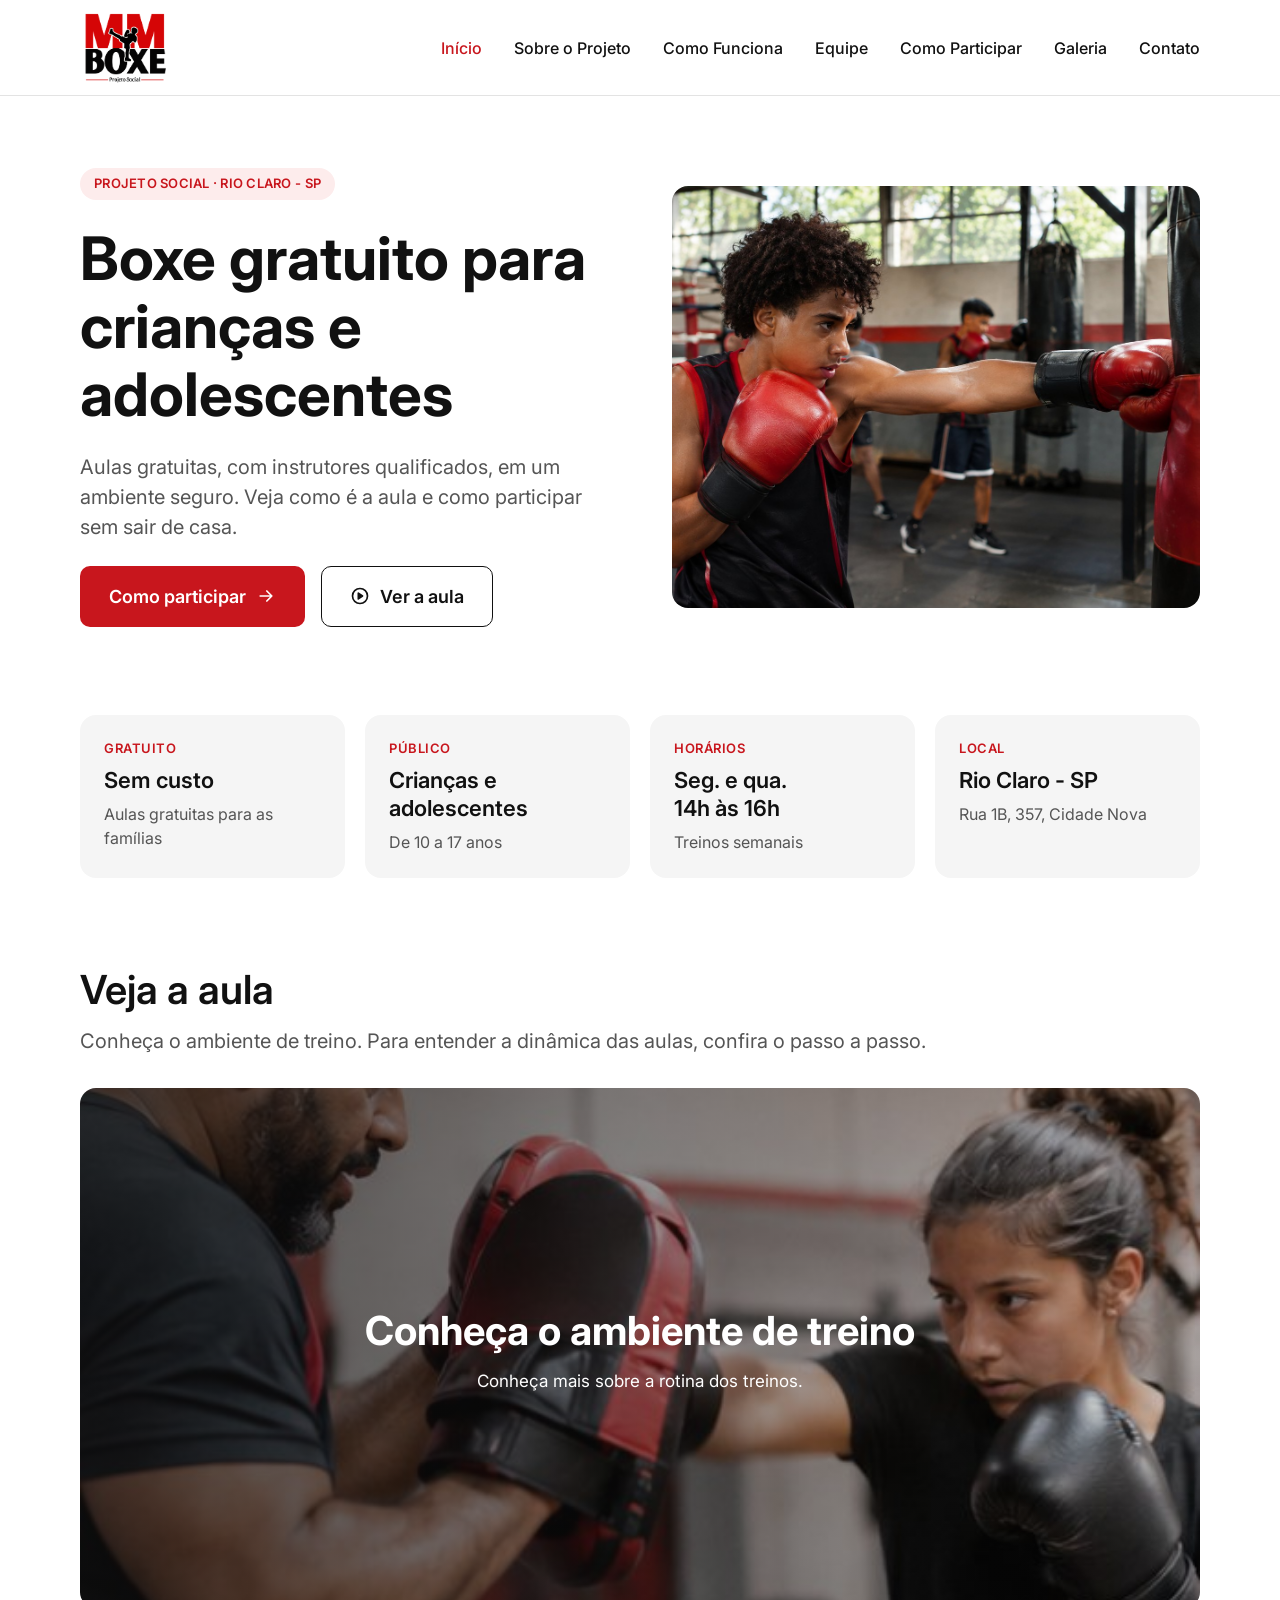
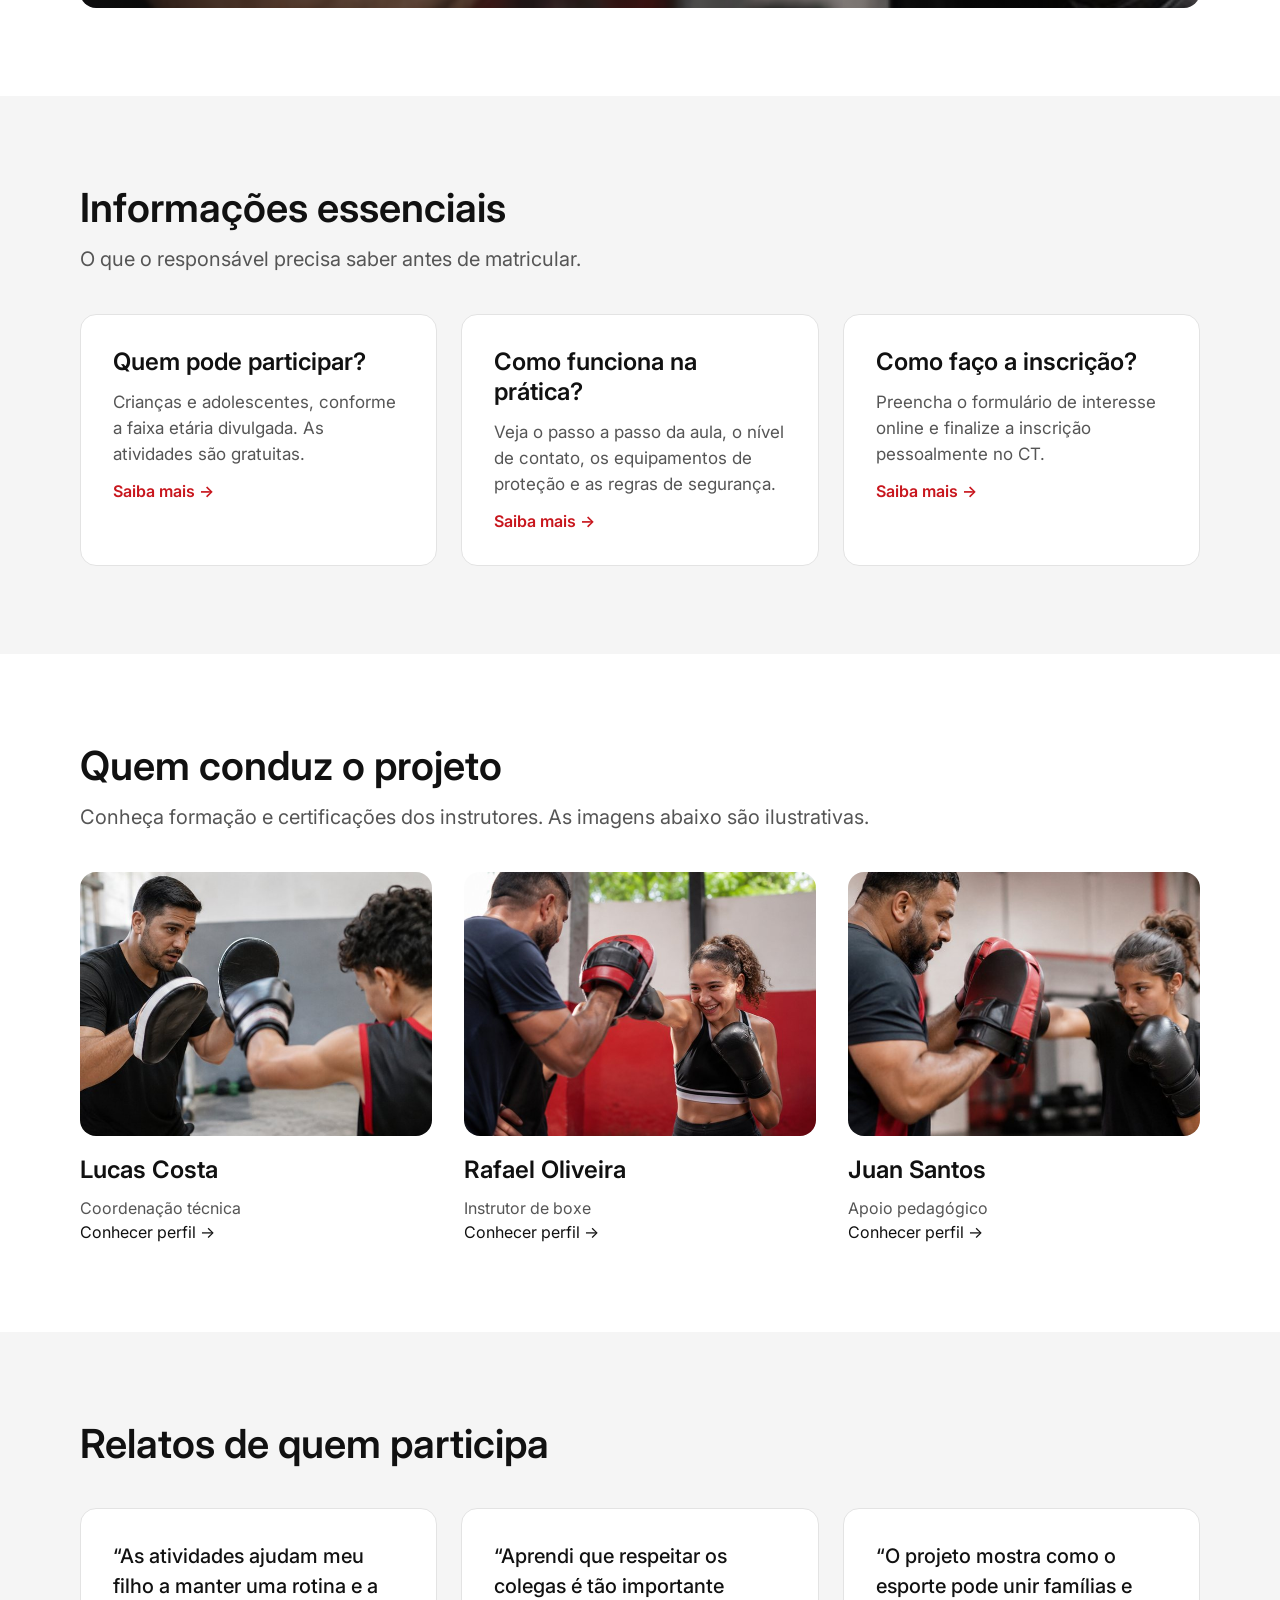
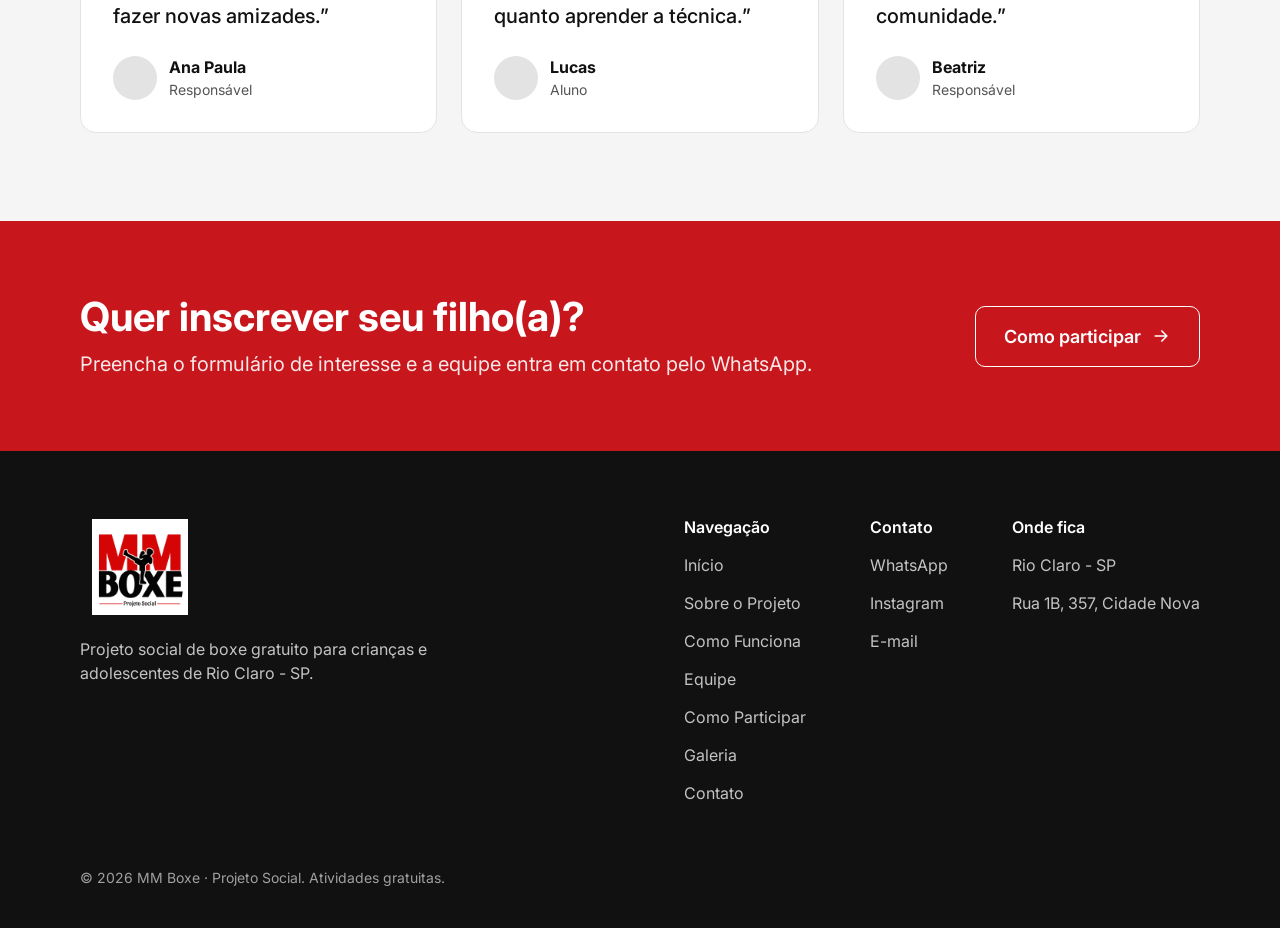
<file: index.html>
<!DOCTYPE html>
<html lang="pt-BR">
<head>
<meta charset="utf-8"/>
<meta content="width=device-width, initial-scale=1" name="viewport"/>
<title>MM Boxe · Boxe gratuito para crianças e adolescentes</title>
<meta content="Projeto social de boxe gratuito para crianças e adolescentes de Rio Claro - SP." name="description"/>
<link href="https://fonts.googleapis.com" rel="preconnect"/>
<link crossorigin="" href="https://fonts.gstatic.com" rel="preconnect"/>
<link href="https://fonts.googleapis.com/css2?family=Inter:wght@400;500;600;700&amp;display=swap" rel="stylesheet"/>
<link href="styles.css" rel="stylesheet"/>
</head>
<body>
<header class="navbar">
<a class="logo" href="index.html" aria-label="MM Boxe — página inicial"><img class="mm-brand-image" src="logo-mm-boxe.png" alt="MM Boxe" /></a>
<button type="button" class="menu-toggle" aria-expanded="false" aria-controls="menu-principal" aria-label="Abrir menu"><svg aria-hidden="true" viewBox="0 0 24 24" fill="none" stroke="currentColor" stroke-width="2" stroke-linecap="round" stroke-linejoin="round" class="icon-open"><path d="M4 7h16M4 12h16M4 17h16"/></svg><svg aria-hidden="true" viewBox="0 0 24 24" fill="none" stroke="currentColor" stroke-width="2" stroke-linecap="round" stroke-linejoin="round" class="icon-close"><path d="M6 6l12 12M18 6 6 18"/></svg></button>
<nav aria-label="Principal" class="menu" id="menu-principal">
<a aria-current="page" href="index.html">Início</a>
<a href="sobre.html">Sobre o Projeto</a>
<a href="como-funciona.html">Como Funciona</a>
<a href="equipe.html">Equipe</a>
<a href="como-participar.html">Como Participar</a>
<a href="galeria.html">Galeria</a>
<a href="contato.html">Contato</a>
</nav>
</header>
<main>
<!-- Design base desta página: Caderno -->
<section class="section" style="padding-top:72px">
<div class="container grid-2 row--center" style="gap:64px">
<div class="stack" style="--gap:24px">
<span class="badge" style="align-self:flex-start">PROJETO SOCIAL · RIO CLARO - SP</span>
<h1 class="title-hero">Boxe gratuito para crianças e adolescentes</h1>
<p class="lead">Aulas gratuitas, com instrutores qualificados, em um ambiente seguro. Veja como é a aula e como participar sem sair de casa.</p>
<div class="btn-group">
<a class="btn btn--primary" href="como-participar.html">Como participar<svg aria-hidden="true" viewBox="0 0 24 24" fill="none" stroke="currentColor" stroke-width="2" stroke-linecap="round" stroke-linejoin="round"><path d="M5 12h14M13 6l6 6-6 6"/></svg></a>
<a class="btn btn--secondary" href="#aula"><svg aria-hidden="true" viewBox="0 0 24 24" fill="none" stroke="currentColor" stroke-width="2" stroke-linecap="round" stroke-linejoin="round"><circle cx="12" cy="12" r="9"/><path d="m10 8.5 5 3.5-5 3.5z" fill="currentColor"/></svg>Ver a aula</a>
</div>
</div>
<img alt="Imagem ilustrativa de jovem treinando boxe no saco de pancadas" class="photo photo--hero photo--image" decoding="async" fetchpriority="high" loading="eager" src="imagens/treino-principal.jpg"/>
</div>
</section>
<section class="section section--tight-top" style="padding-bottom:0">
<div class="container grid-4">
<div class="info-card"><small>GRATUITO</small><strong>Sem custo</strong><span>Aulas gratuitas para as famílias</span></div>
<div class="info-card"><small>PÚBLICO</small><strong>Crianças e adolescentes</strong><span>De 10 a 17 anos</span></div>
<div class="info-card"><small>HORÁRIOS</small><strong>Seg. e qua. <br> 14h às 16h</strong><span>Treinos semanais</span></div>
<div class="info-card"><small>LOCAL</small><strong>Rio Claro - SP</strong><span>Rua 1B, 357, Cidade Nova</span></div>
</div>
</section>
<section class="section" id="aula">
<div class="container stack" style="--gap:32px">
<div class="stack" style="--gap:12px">
<h2 class="title-lg">Veja a aula</h2>
<p class="lead">Conheça o ambiente de treino. Para entender a dinâmica das aulas, confira o passo a passo.</p>
</div>
<div aria-label="Treinamento de boxe" class="video video--illustration" role="img"><div class="video__message"><strong>Conheça o ambiente de treino</strong><span>Conheça mais sobre a rotina dos treinos.</span></div></div>
</div>
</section>
<section class="section section--surface">
<div class="container stack" style="--gap:40px">
<div class="stack" style="--gap:12px">
<h2 class="title-lg">Informações essenciais</h2>
<p class="lead">O que o responsável precisa saber antes de matricular.</p>
</div>
<div class="grid-3">
<article class="card">
<h3>Quem pode participar?</h3>
<p>Crianças e adolescentes, conforme a faixa etária divulgada. As atividades são gratuitas.</p>
<a class="more" href="como-participar.html">Saiba mais →</a>
</article>
<article class="card">
<h3>Como funciona na prática?</h3>
<p>Veja o passo a passo da aula, o nível de contato, os equipamentos de proteção e as regras de segurança.</p>
<a class="more" href="como-funciona.html">Saiba mais →</a>
</article>
<article class="card">
<h3>Como faço a inscrição?</h3>
<p>Preencha o formulário de interesse online e finalize a inscrição pessoalmente no CT.</p>
<a class="more" href="como-participar.html">Saiba mais →</a>
</article>
</div>
</div>
</section>
<section class="section">
<div class="container stack" style="--gap:40px">
<div class="stack" style="--gap:12px">
<h2 class="title-lg">Quem conduz o projeto</h2>
<p class="lead">Conheça formação e certificações dos instrutores. As imagens abaixo são ilustrativas.</p>
</div>
<div class="grid-3" style="gap:32px">
<article class="person"><img alt="Orientação durante treino de boxe" class="photo photo--card photo--image" decoding="async" loading="lazy" src="imagens/cena-1-3.jpg"/><h3>Lucas Costa</h3><p>Coordenação técnica</p><a class="more" href="equipe.html#profissional-1">Conhecer perfil →</a></article>
<article class="person"><img alt="Orientação durante treino de boxe" class="photo photo--card photo--image" decoding="async" loading="lazy" src="imagens/cena-2-3.jpg"/><h3>Rafael Oliveira</h3><p>Instrutor de boxe</p><a class="more" href="equipe.html#profissional-2">Conhecer perfil →</a></article>
<article class="person"><img alt="Orientação durante treino de boxe" class="photo photo--card photo--image" decoding="async" loading="lazy" src="imagens/cena-3-3.jpg"/><h3>Juan Santos</h3><p>Apoio pedagógico</p><a class="more" href="equipe.html#profissional-3">Conhecer perfil →</a></article>
</div>
</div>
</section>
<section class="section section--surface">
<div class="container stack" style="--gap:40px">
<h2 class="title-lg">Relatos de quem participa</h2>
<div class="grid-3">
<article class="card quote">
<blockquote>“As atividades ajudam meu filho a manter uma rotina e a fazer novas amizades.”</blockquote>
<div class="author"><span class="author__avatar"></span><div><strong>Ana Paula</strong><span>Responsável</span></div></div>
</article>
<article class="card quote">
<blockquote>“Aprendi que respeitar os colegas é tão importante quanto aprender a técnica.”</blockquote>
<div class="author"><span class="author__avatar"></span><div><strong>Lucas</strong><span>Aluno</span></div></div>
</article>
<article class="card quote">
<blockquote>“O projeto mostra como o esporte pode unir famílias e comunidade.”</blockquote>
<div class="author"><span class="author__avatar"></span><div><strong>Beatriz</strong><span>Responsável</span></div></div>
</article>
</div>
</div>
</section>
<section class="cta">
<div>
<h2>Quer inscrever seu filho(a)?</h2>
<p>Preencha o formulário de interesse e a equipe entra em contato pelo WhatsApp.</p>
</div>
<a class="btn btn--on-brand" href="como-participar.html">Como participar<svg aria-hidden="true" viewBox="0 0 24 24" fill="none" stroke="currentColor" stroke-width="2" stroke-linecap="round" stroke-linejoin="round"><path d="M5 12h14M13 6l6 6-6 6"/></svg></a>
</section>
</main>
<footer class="footer">
<div class="footer__top">
<div class="footer__brand">
<a class="logo" href="index.html" aria-label="MM Boxe — página inicial"><img class="mm-brand-image" src="logo-mm-boxe-b.png" alt="MM Boxe" /></a>
<p>Projeto social de boxe gratuito para crianças e adolescentes de Rio Claro - SP.</p>
</div>
<div class="footer__cols">
<div>
<h4>Navegação</h4>
<ul>
<li><a href="index.html">Início</a></li>
<li><a href="sobre.html">Sobre o Projeto</a></li>
<li><a href="como-funciona.html">Como Funciona</a></li>
<li><a href="equipe.html">Equipe</a></li>
<li><a href="como-participar.html">Como Participar</a></li>
<li><a href="galeria.html">Galeria</a></li>
<li><a href="contato.html">Contato</a></li>
</ul>
</div>
<div>
<h4>Contato</h4>
<ul><li><a href="contato.html#canais">WhatsApp</a></li><li><a href="contato.html#canais">Instagram</a></li><li><a href="contato.html#canais">E-mail</a></li></ul>
</div>
<div>
<h4>Onde fica</h4>
<ul><li>Rio Claro - SP</li><li>Rua 1B, 357, Cidade Nova</li></ul>
</div>
</div>
</div>
<p class="footer__bottom">© 2026 MM Boxe · Projeto Social. Atividades gratuitas.</p>
</footer>
<script defer src="site.js"></script>
</body>
</html>
</file>
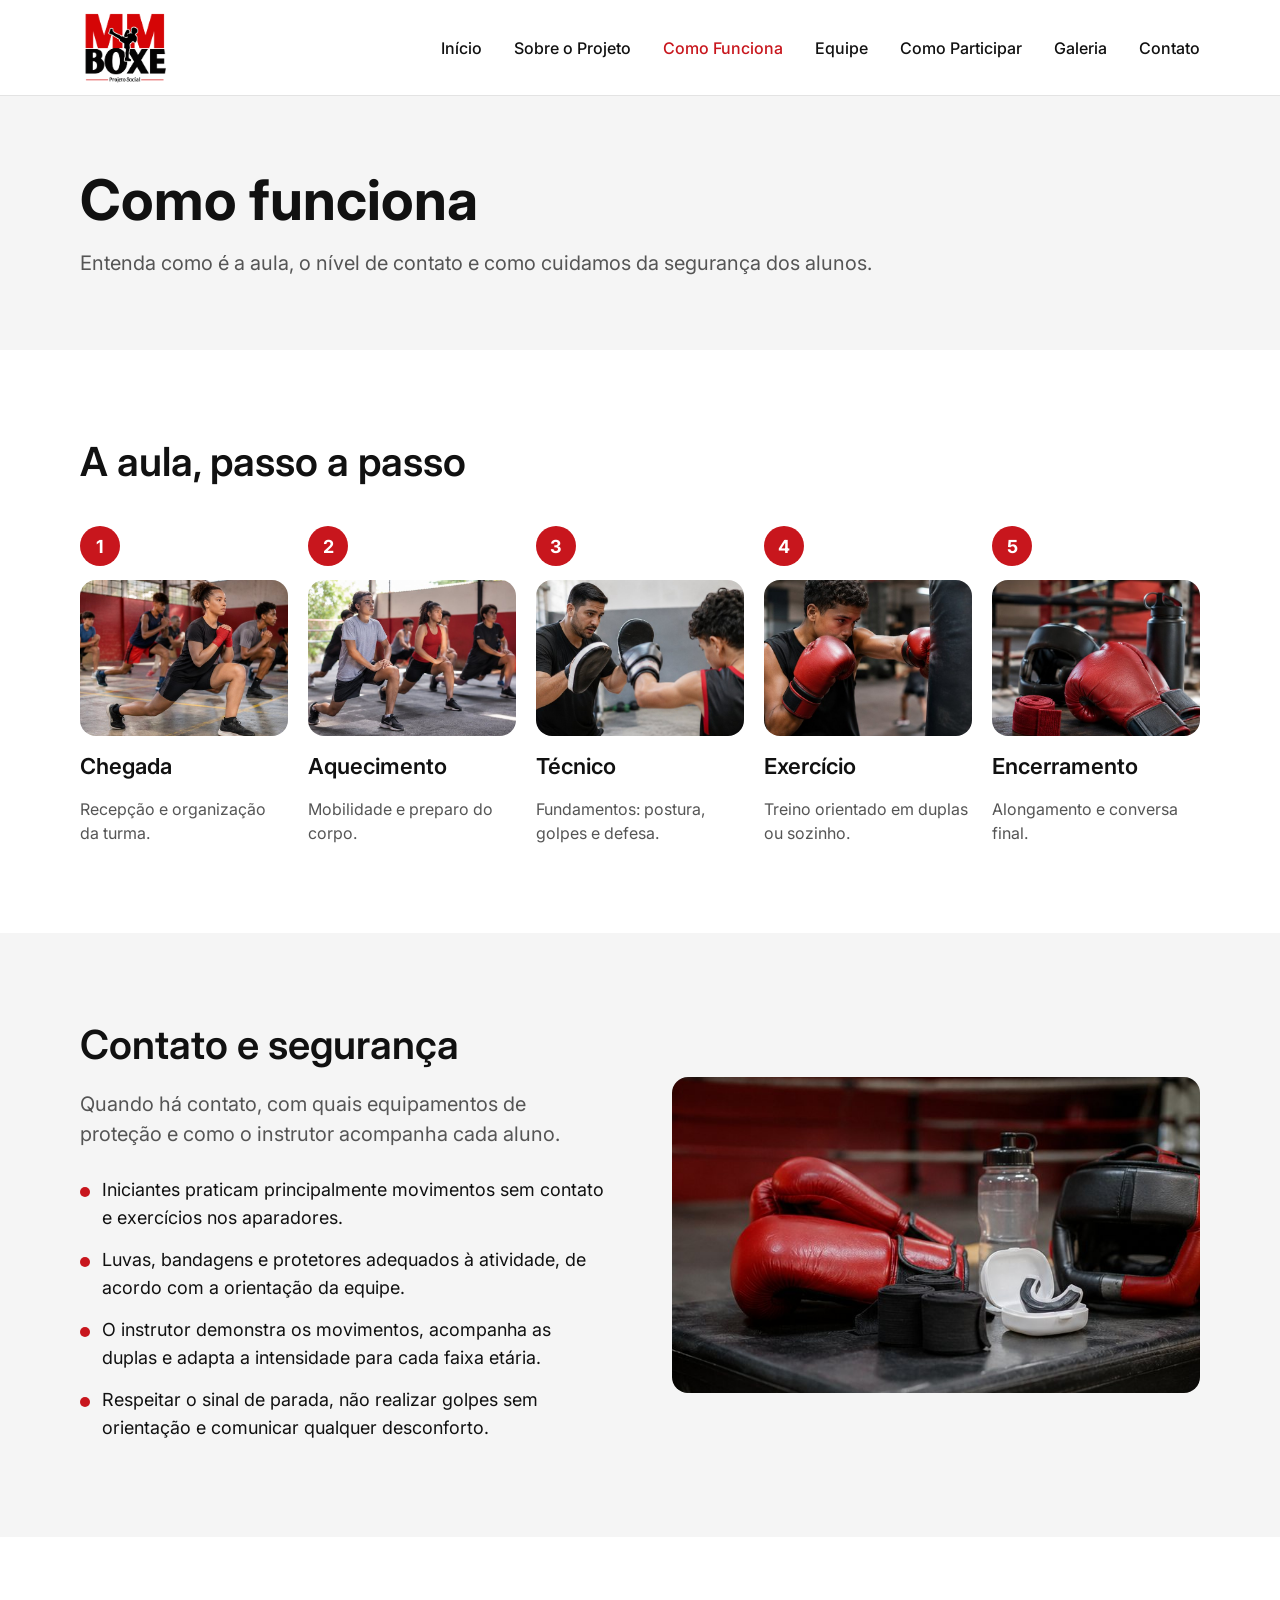
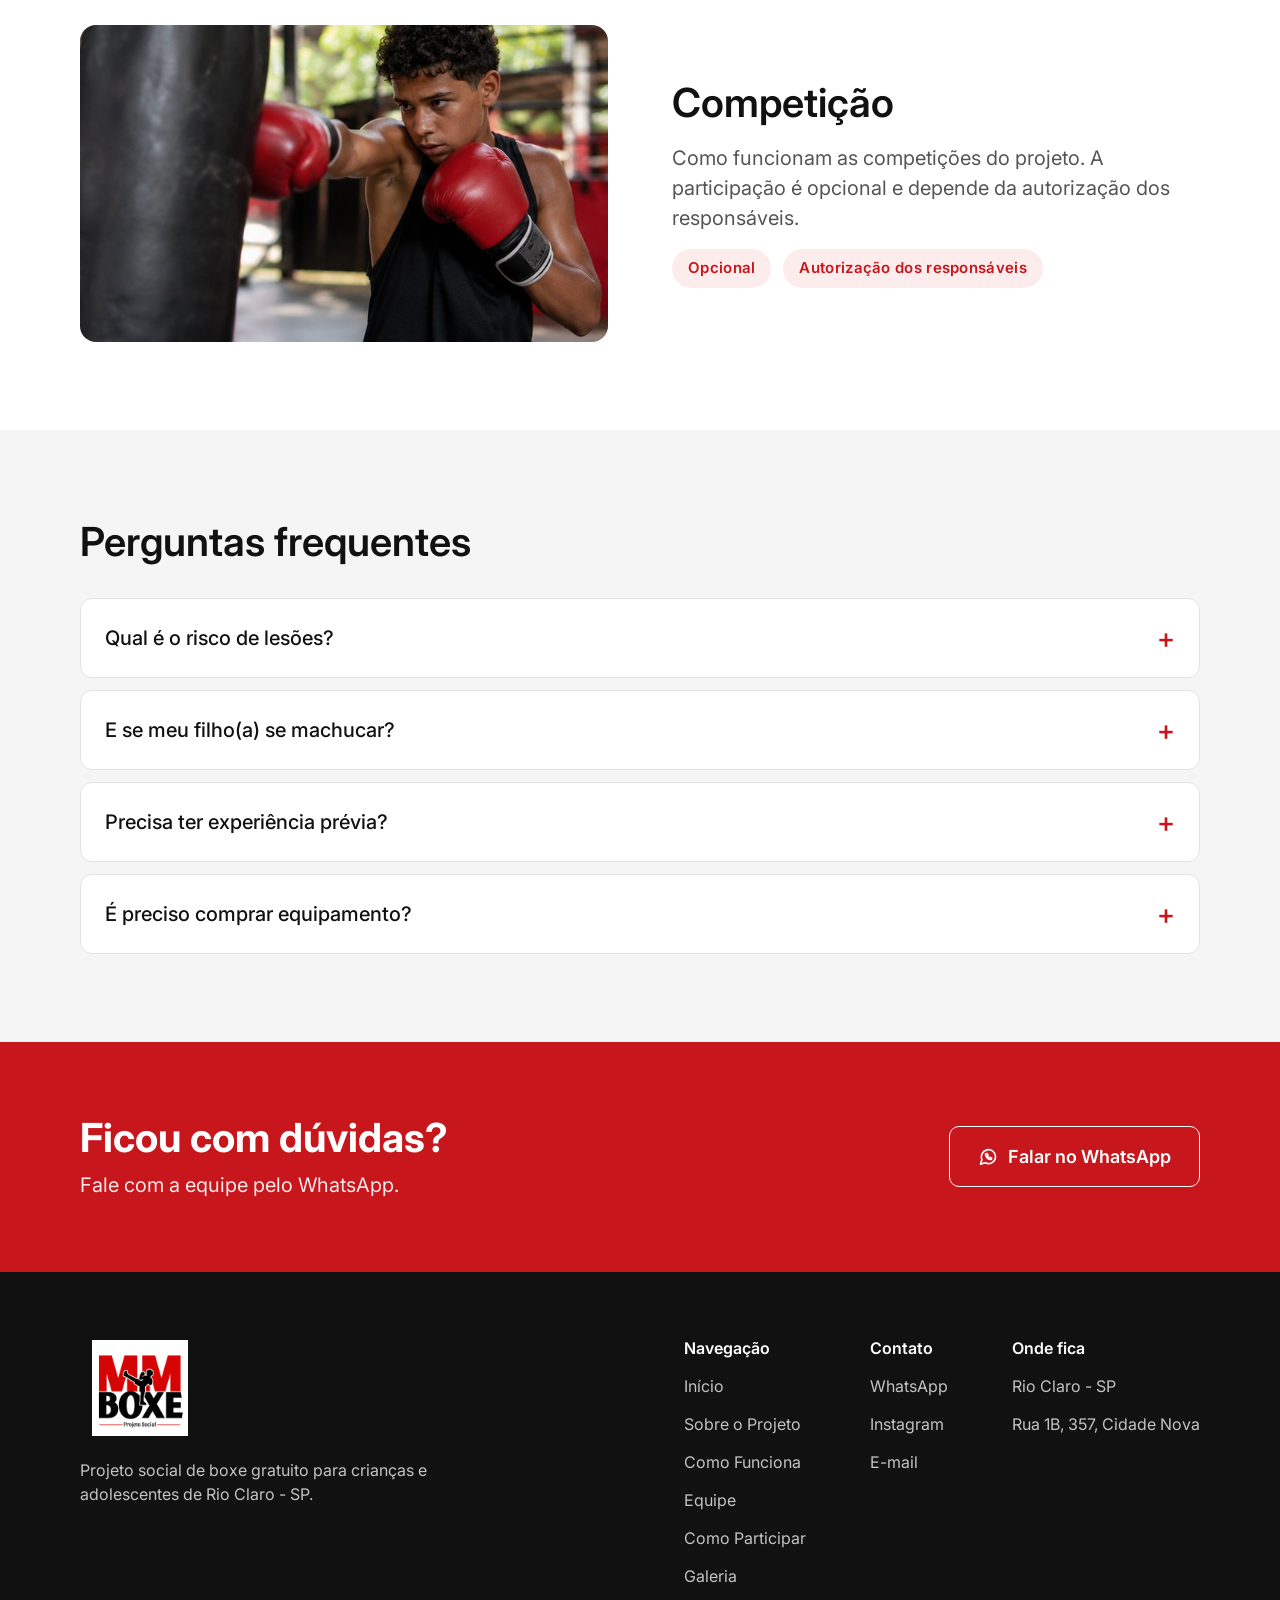
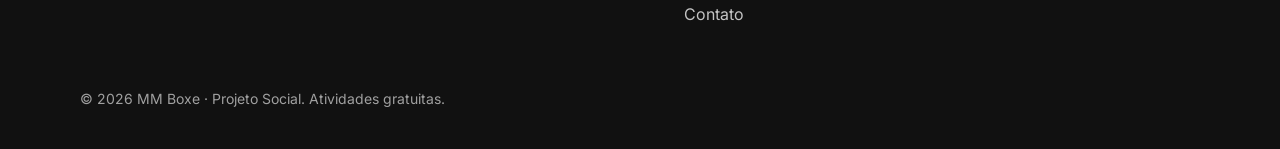
<file: como-funciona.html>
<!DOCTYPE html>
<html lang="pt-BR">
<head>
<meta charset="utf-8"/>
<meta content="width=device-width, initial-scale=1" name="viewport"/>
<title>Como Funciona · MM Boxe</title>
<meta content="Como é a aula, o nível de contato e como cuidamos da segurança dos alunos." name="description"/>
<link href="https://fonts.googleapis.com" rel="preconnect"/>
<link crossorigin="" href="https://fonts.gstatic.com" rel="preconnect"/>
<link href="https://fonts.googleapis.com/css2?family=Inter:wght@400;500;600;700&amp;display=swap" rel="stylesheet"/>
<link href="styles.css" rel="stylesheet"/>

</head>
<body>
<header class="navbar">
<a class="logo" href="index.html" aria-label="MM Boxe — página inicial"><img class="mm-brand-image" src="logo-mm-boxe.png" alt="MM Boxe" /></a>
<button type="button" class="menu-toggle" aria-expanded="false" aria-controls="menu-principal" aria-label="Abrir menu"><svg aria-hidden="true" viewBox="0 0 24 24" fill="none" stroke="currentColor" stroke-width="2" stroke-linecap="round" stroke-linejoin="round" class="icon-open"><path d="M4 7h16M4 12h16M4 17h16"/></svg><svg aria-hidden="true" viewBox="0 0 24 24" fill="none" stroke="currentColor" stroke-width="2" stroke-linecap="round" stroke-linejoin="round" class="icon-close"><path d="M6 6l12 12M18 6 6 18"/></svg></button>
<nav aria-label="Principal" class="menu" id="menu-principal">
<a href="index.html">Início</a>
<a href="sobre.html">Sobre o Projeto</a>
<a aria-current="page" href="como-funciona.html">Como Funciona</a>
<a href="equipe.html">Equipe</a>
<a href="como-participar.html">Como Participar</a>
<a href="galeria.html">Galeria</a>
<a href="contato.html">Contato</a>
</nav>
</header>
<main>
<!-- Design base desta página: Caderno -->
<section class="page-head">
<div class="container">
<h1 class="title-xl">Como funciona</h1>
<p class="lead">Entenda como é a aula, o nível de contato e como cuidamos da segurança dos alunos.</p>
</div>
</section>
<section class="section">
<div class="container stack" style="--gap:40px">
<h2 class="title-lg">A aula, passo a passo</h2>
<div class="grid-5">
<article class="step"><span class="num">1</span><img alt="Imagem ilustrativa: Alunos fazendo aquecimento" class="photo photo--thumb photo--image" decoding="async" loading="lazy" src="imagens/cena-1-2.jpg"/><h3>Chegada</h3><p>Recepção e organização da turma.</p></article>
<article class="step"><span class="num">2</span><img alt="Imagem ilustrativa: Grupo realizando exercícios de mobilidade" class="photo photo--thumb photo--image" decoding="async" loading="lazy" src="imagens/cena-2-2.jpg"/><h3>Aquecimento</h3><p>Mobilidade e preparo do corpo.</p></article>
<article class="step"><span class="num">3</span><img alt="Imagem ilustrativa: Professor ensinando técnicas de boxe" class="photo photo--thumb photo--image" decoding="async" loading="lazy" src="imagens/cena-1-3.jpg"/><h3>Técnico</h3><p>Fundamentos: postura, golpes e defesa.</p></article>
<article class="step"><span class="num">4</span><img alt="Imagem ilustrativa: Atleta praticando golpes" class="photo photo--thumb photo--image" decoding="async" loading="lazy" src="imagens/cena-3-1.jpg"/><h3>Exercício</h3><p>Treino orientado em duplas ou sozinho.</p></article>
<article class="step"><span class="num">5</span><img alt="Imagem ilustrativa: Equipamentos organizados ao final do treino" class="photo photo--thumb photo--image" decoding="async" loading="lazy" src="imagens/cena-3-4.jpg"/><h3>Encerramento</h3><p>Alongamento e conversa final.</p></article>
</div>
</div>
</section>
<section class="section section--surface">
<div class="container grid-2 row--center" style="gap:64px">
<div class="stack" style="--gap:20px">
<h2 class="title-lg">Contato e segurança</h2>
<p class="lead">Quando há contato, com quais equipamentos de proteção e como o instrutor acompanha cada aluno.</p>
<ul class="bullets">
<li>Iniciantes praticam principalmente movimentos sem contato e exercícios nos aparadores.</li>
<li>Luvas, bandagens e protetores adequados à atividade, de acordo com a orientação da equipe.</li>
<li>O instrutor demonstra os movimentos, acompanha as duplas e adapta a intensidade para cada faixa etária.</li>
<li>Respeitar o sinal de parada, não realizar golpes sem orientação e comunicar qualquer desconforto.</li>
</ul>
</div>
<img alt="Imagem ilustrativa de luvas, protetor e equipamentos para treino de boxe" class="photo photo--wide photo--image" decoding="async" loading="lazy" src="imagens/cena-1-4.jpg"/>
</div>
</section>
<section class="section">
<div class="container grid-2 row--center" style="gap:64px">
<img alt="Imagem ilustrativa de treinamento de boxe" class="photo photo--wide photo--image" decoding="async" loading="lazy" src="imagens/cena-2-1.jpg"/>
<div class="stack" style="--gap:16px">
<h2 class="title-lg">Competição</h2>
<p class="lead">Como funcionam as competições do projeto. A participação é opcional e depende da autorização dos responsáveis.</p>
<div class="chips"><span class="badge">Opcional</span><span class="badge">Autorização dos responsáveis</span></div>
</div>
</div>
</section>
<section class="section section--surface">
<div class="container stack" style="--gap:32px">
<h2 class="title-lg">Perguntas frequentes</h2>
<div class="faq">
<details><summary>Qual é o risco de lesões?</summary><p>Como em qualquer esporte, há possibilidade de lesões. A prática segura prioriza exercícios supervisionados, adaptação à experiência e proteção adequada. As orientações devem ser confirmadas com a equipe.</p></details>
<details><summary>E se meu filho(a) se machucar?</summary><p>A atividade é interrompida e a pessoa responsável é comunicada. Se necessário, deve ser buscado atendimento de saúde. Este é um procedimento ilustrativo, não uma política oficial publicada.</p></details>
<details><summary>Precisa ter experiência prévia?</summary><p>Não é necessário começar sabendo boxear. As primeiras aulas são dedicadas a postura, coordenação, deslocamento e fundamentos, respeitando o ritmo de cada aluno.</p></details>
<details><summary>É preciso comprar equipamento?</summary><p>As necessidades variam conforme a atividade. Consulte a equipe antes de comprar luvas, bandagens ou outros itens.</p></details>
</div>
</div>
</section>
<section class="cta">
<div>
<h2>Ficou com dúvidas?</h2>
<p>Fale com a equipe pelo WhatsApp.</p>
</div>
<a class="btn btn--on-brand" data-whatsapp="Olá! Tenho dúvidas sobre o projeto MM Boxe." href="contato.html"><svg aria-hidden="true" viewBox="0 0 24 24" fill="none" stroke="currentColor" stroke-width="2" stroke-linecap="round" stroke-linejoin="round"><path d="M21 11.5a8.4 8.4 0 0 1-12.4 7.4L3 20.5l1.7-5.4A8.5 8.5 0 1 1 21 11.5z"/><path d="M9 8.5c0 3.5 3 6.5 6.5 6.5l1-1.6-2.2-1-1 .8a4.5 4.5 0 0 1-2-2l.8-1-1-2.2z"/></svg>Falar no WhatsApp</a>
</section>
</main>
<footer class="footer">
<div class="footer__top">
<div class="footer__brand">
<a class="logo" href="index.html" aria-label="MM Boxe — página inicial"><img class="mm-brand-image" src="logo-mm-boxe-b.png" alt="MM Boxe" /></a>
<p>Projeto social de boxe gratuito para crianças e adolescentes de Rio Claro - SP.</p>
</div>
<div class="footer__cols">
<div>
<h4>Navegação</h4>
<ul>
<li><a href="index.html">Início</a></li>
<li><a href="sobre.html">Sobre o Projeto</a></li>
<li><a href="como-funciona.html">Como Funciona</a></li>
<li><a href="equipe.html">Equipe</a></li>
<li><a href="como-participar.html">Como Participar</a></li>
<li><a href="galeria.html">Galeria</a></li>
<li><a href="contato.html">Contato</a></li>
</ul>
</div>
<div>
<h4>Contato</h4>
<ul><li><a href="contato.html#canais">WhatsApp</a></li><li><a href="contato.html#canais">Instagram</a></li><li><a href="contato.html#canais">E-mail</a></li></ul>
</div>
<div>
<h4>Onde fica</h4>
<ul><li>Rio Claro - SP</li><li>Rua 1B, 357, Cidade Nova</li></ul>
</div>
</div>
</div>
<p class="footer__bottom">© 2026 MM Boxe · Projeto Social. Atividades gratuitas.</p>
</footer>
<script defer src="site.js"></script>
</body>
</html>
</file>
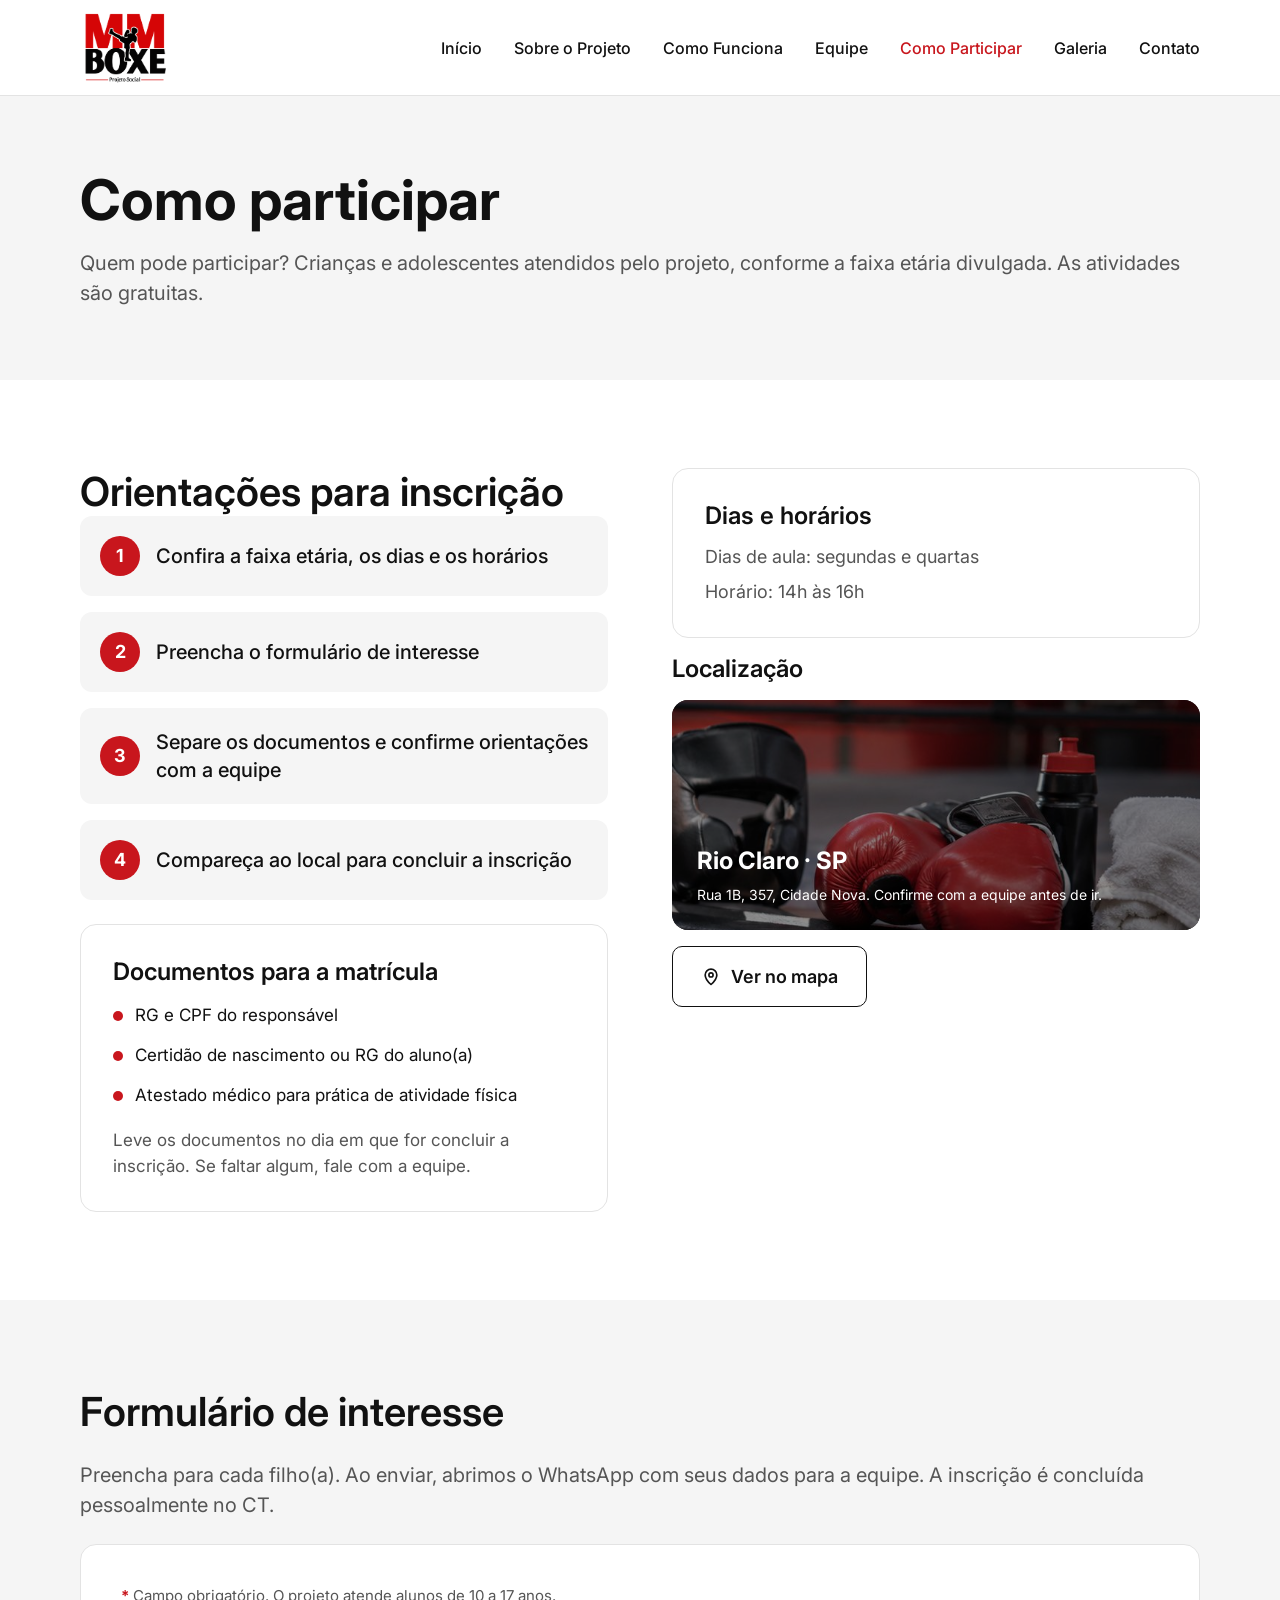
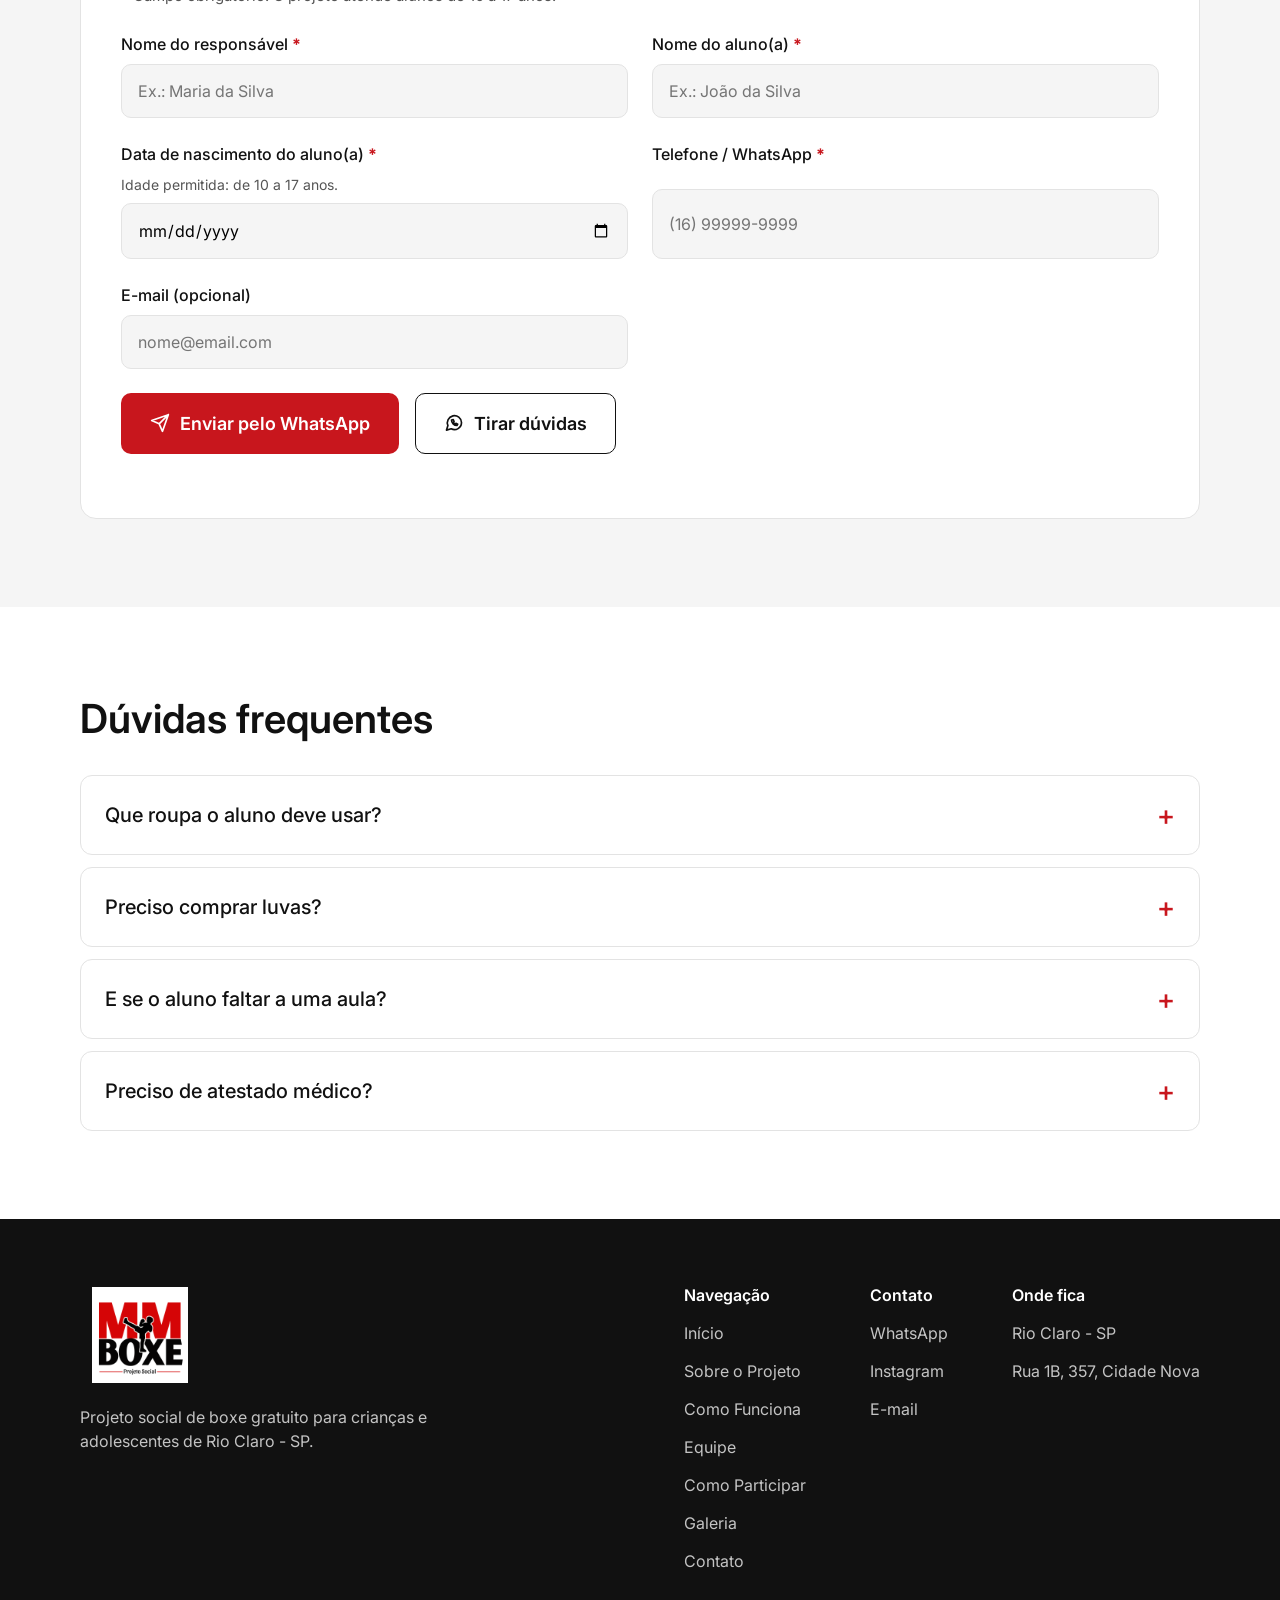
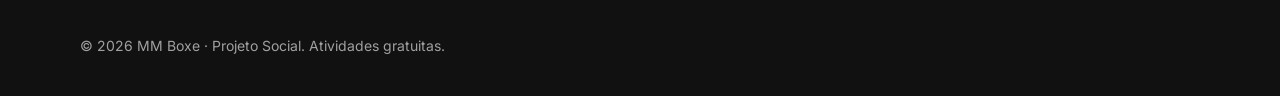
<file: como-participar.html>
<!DOCTYPE html>
<html lang="pt-BR">
<head>
<meta charset="utf-8"/>
<meta content="width=device-width, initial-scale=1" name="viewport"/>
<title>Como Participar · MM Boxe</title>
<meta content="Orientações para inscrição, dias, horários, localização e formulário de interesse." name="description"/>
<link href="https://fonts.googleapis.com" rel="preconnect"/>
<link crossorigin="" href="https://fonts.gstatic.com" rel="preconnect"/>
<link href="https://fonts.googleapis.com/css2?family=Inter:wght@400;500;600;700&amp;display=swap" rel="stylesheet"/>
<link href="styles.css" rel="stylesheet"/>

</head>
<body>
<header class="navbar">
<a class="logo" href="index.html" aria-label="MM Boxe — página inicial"><img class="mm-brand-image" src="logo-mm-boxe.png" alt="MM Boxe" /></a>
<button type="button" class="menu-toggle" aria-expanded="false" aria-controls="menu-principal" aria-label="Abrir menu"><svg aria-hidden="true" viewBox="0 0 24 24" fill="none" stroke="currentColor" stroke-width="2" stroke-linecap="round" stroke-linejoin="round" class="icon-open"><path d="M4 7h16M4 12h16M4 17h16"/></svg><svg aria-hidden="true" viewBox="0 0 24 24" fill="none" stroke="currentColor" stroke-width="2" stroke-linecap="round" stroke-linejoin="round" class="icon-close"><path d="M6 6l12 12M18 6 6 18"/></svg></button>
<nav aria-label="Principal" class="menu" id="menu-principal">
<a href="index.html">Início</a>
<a href="sobre.html">Sobre o Projeto</a>
<a href="como-funciona.html">Como Funciona</a>
<a href="equipe.html">Equipe</a>
<a aria-current="page" href="como-participar.html">Como Participar</a>
<a href="galeria.html">Galeria</a>
<a href="contato.html">Contato</a>
</nav>
</header>
<main>
<!-- Design base desta página: Mobile -->
<section class="page-head">
<div class="container">
<h1 class="title-xl">Como participar</h1>
<p class="lead">Quem pode participar? Crianças e adolescentes atendidos pelo projeto, conforme a faixa etária divulgada. As atividades são gratuitas.</p>
</div>
</section>
<section class="section">
<div class="container grid-2" style="gap:64px">
<div class="stack" style="--gap:24px">
<h2 class="title-lg">Orientações para inscrição</h2>
<ol class="steps-list" style="padding:0; margin:0; list-style:none">
<li><span class="num">1</span> Confira a faixa etária, os dias e os horários</li>
<li><span class="num">2</span> Preencha o formulário de interesse</li>
<li><span class="num">3</span> Separe os documentos e confirme orientações com a equipe</li>
<li><span class="num">4</span> Compareça ao local para concluir a inscrição</li>
</ol>
<div class="card docs-card">
<h3>Documentos para a matrícula</h3>
<ul class="bullets">
<li>RG e CPF do responsável</li>
<li>Certidão de nascimento ou RG do aluno(a)</li>
<li>Atestado médico para prática de atividade física</li>
</ul>
<p class="muted" style="margin-top:12px">Leve os documentos no dia em que for concluir a inscrição. Se faltar algum, fale com a equipe.</p>
</div>
</div>
<div class="stack" style="--gap:24px">
<div class="card">
<h3>Dias e horários</h3>
<div class="schedule muted" style="margin-top:12px; font-size:18px">
<span>Dias de aula: segundas e quartas</span>
<span>Horário: 14h às 16h</span>
</div>
</div>
<div class="stack" style="--gap:16px">
<h3 class="title-sm">Localização</h3>
<div class="location-visual"><img alt="Imagem ilustrativa de equipamentos de boxe" loading="lazy" src="imagens/cena-2-4.jpg"/><div><strong>Rio Claro · SP</strong><span>Rua 1B, 357, Cidade Nova. Confirme com a equipe antes de ir.</span></div></div>
<a class="btn btn--secondary" href="https://www.google.com/maps/search/?api=1&amp;query=Rua+1B+357+Cidade+Nova+Rio+Claro+SP" rel="noopener noreferrer" style="align-self:flex-start" target="_blank"><svg aria-hidden="true" viewBox="0 0 24 24" fill="none" stroke="currentColor" stroke-width="2" stroke-linecap="round" stroke-linejoin="round"><path d="M12 21s7-6.2 7-11.5A7 7 0 0 0 5 9.5C5 14.8 12 21 12 21z"/><circle cx="12" cy="9.5" r="2.5"/></svg>Ver no mapa</a>
</div>
</div>
</div>
</section>
<section class="section section--surface" id="formulario">
<div class="container stack" style="--gap:24px">
<h2 class="title-lg">Formulário de interesse</h2>
<p class="lead">Preencha para cada filho(a). Ao enviar, abrimos o WhatsApp com seus dados para a equipe. A inscrição é concluída pessoalmente no CT.</p>
<form action="" class="form-card" id="form-interesse" method="get" novalidate>
<p class="form-legend"><span class="req" aria-hidden="true">*</span> Campo obrigatório. O projeto atende alunos de 10 a 17 anos.</p>
<div class="form-row">
<div class="field"><label for="responsavel">Nome do responsável <span class="req" aria-hidden="true">*</span></label><input id="responsavel" name="responsavel" type="text" placeholder="Ex.: Maria da Silva" required aria-required="true" autocomplete="name" aria-describedby="responsavel-erro"/><span class="field-error" id="responsavel-erro" role="alert"></span></div>
<div class="field"><label for="aluno">Nome do aluno(a) <span class="req" aria-hidden="true">*</span></label><input id="aluno" name="aluno" type="text" placeholder="Ex.: João da Silva" required aria-required="true" autocomplete="off" aria-describedby="aluno-erro"/><span class="field-error" id="aluno-erro" role="alert"></span></div>
</div>
<div class="form-row">
<div class="field"><label for="nascimento">Data de nascimento do aluno(a) <span class="req" aria-hidden="true">*</span></label><span class="field-hint" id="nascimento-dica">Idade permitida: de 10 a 17 anos.</span><input id="nascimento" name="nascimento" type="date" placeholder="dd/mm/aaaa" required aria-required="true" min="1900-01-01" aria-describedby="nascimento-dica nascimento-erro"/><span class="field-error" id="nascimento-erro" role="alert"></span></div>
<div class="field"><label for="telefone">Telefone / WhatsApp <span class="req" aria-hidden="true">*</span></label><input id="telefone" name="telefone" type="tel" placeholder="(16) 99999-9999" required aria-required="true" pattern="(?:\([1-9]{2}\)|[1-9]{2})\s?9[0-9]{4}-?[0-9]{4}" maxlength="15" inputmode="tel" autocomplete="tel" title="Digite um número de celular com DDD, ex.: (16) 99999-9999" aria-describedby="telefone-erro"/><span class="field-error" id="telefone-erro" role="alert"></span></div>
</div>
<div class="form-row">
<div class="field"><label for="email">E-mail (opcional)</label><input id="email" name="email" type="email" placeholder="nome@email.com" autocomplete="email" aria-describedby="email-erro"/><span class="field-error" id="email-erro" role="alert"></span></div>
</div>
<div class="btn-group">
<button class="btn btn--primary" type="submit"><svg aria-hidden="true" viewBox="0 0 24 24" fill="none" stroke="currentColor" stroke-width="2" stroke-linecap="round" stroke-linejoin="round"><path d="M22 2 11 13M22 2l-7 20-4-9-9-4z"/></svg>Enviar pelo WhatsApp</button>
<a class="btn btn--secondary" data-whatsapp="Olá! Tenho dúvidas sobre as inscrições na MM Boxe." href="contato.html"><svg aria-hidden="true" viewBox="0 0 24 24" fill="none" stroke="currentColor" stroke-width="2" stroke-linecap="round" stroke-linejoin="round"><path d="M21 11.5a8.4 8.4 0 0 1-12.4 7.4L3 20.5l1.7-5.4A8.5 8.5 0 1 1 21 11.5z"/><path d="M9 8.5c0 3.5 3 6.5 6.5 6.5l1-1.6-2.2-1-1 .8a4.5 4.5 0 0 1-2-2l.8-1-1-2.2z"/></svg>Tirar dúvidas</a>
</div>
<p aria-live="polite" class="form-message" id="form-message" role="status"></p>
</form>
</div>
</section>
<section class="section">
<div class="container stack" style="--gap:32px">
<h2 class="title-lg">Dúvidas frequentes</h2>
<div class="faq">
<details><summary>Que roupa o aluno deve usar?</summary><p>Roupa leve e confortável, como camiseta, bermuda ou calça de moletom, e tênis fechado. Evite brincos, colares e outros acessórios.</p></details>
<details><summary>Preciso comprar luvas?</summary><p>Consulte a equipe antes de comprar luvas, bandagens ou outros itens. A necessidade varia conforme a atividade.</p></details>
<details><summary>E se o aluno faltar a uma aula?</summary><p>Avise a equipe pelo WhatsApp sempre que possível. Confirme com a equipe as regras de frequência do projeto.</p></details>
<details><summary>Preciso de atestado médico?</summary><p>Sim, o atestado médico para prática de atividade física faz parte dos documentos da matrícula. Em caso de afastamento por lesão ou doença, informe a equipe.</p></details>
</div>
</div>
</section>
</main>
<footer class="footer">
<div class="footer__top">
<div class="footer__brand">
<a class="logo" href="index.html" aria-label="MM Boxe — página inicial"><img class="mm-brand-image" src="logo-mm-boxe-b.png" alt="MM Boxe" /></a>
<p>Projeto social de boxe gratuito para crianças e adolescentes de Rio Claro - SP.</p>
</div>
<div class="footer__cols">
<div>
<h4>Navegação</h4>
<ul>
<li><a href="index.html">Início</a></li>
<li><a href="sobre.html">Sobre o Projeto</a></li>
<li><a href="como-funciona.html">Como Funciona</a></li>
<li><a href="equipe.html">Equipe</a></li>
<li><a href="como-participar.html">Como Participar</a></li>
<li><a href="galeria.html">Galeria</a></li>
<li><a href="contato.html">Contato</a></li>
</ul>
</div>
<div>
<h4>Contato</h4>
<ul><li><a href="contato.html#canais">WhatsApp</a></li><li><a href="contato.html#canais">Instagram</a></li><li><a href="contato.html#canais">E-mail</a></li></ul>
</div>
<div>
<h4>Onde fica</h4>
<ul><li>Rio Claro - SP</li><li>Rua 1B, 357, Cidade Nova</li></ul>
</div>
</div>
</div>
<p class="footer__bottom">© 2026 MM Boxe · Projeto Social. Atividades gratuitas.</p>
</footer>
<script defer src="site.js"></script>
</body>
</html>
</file>
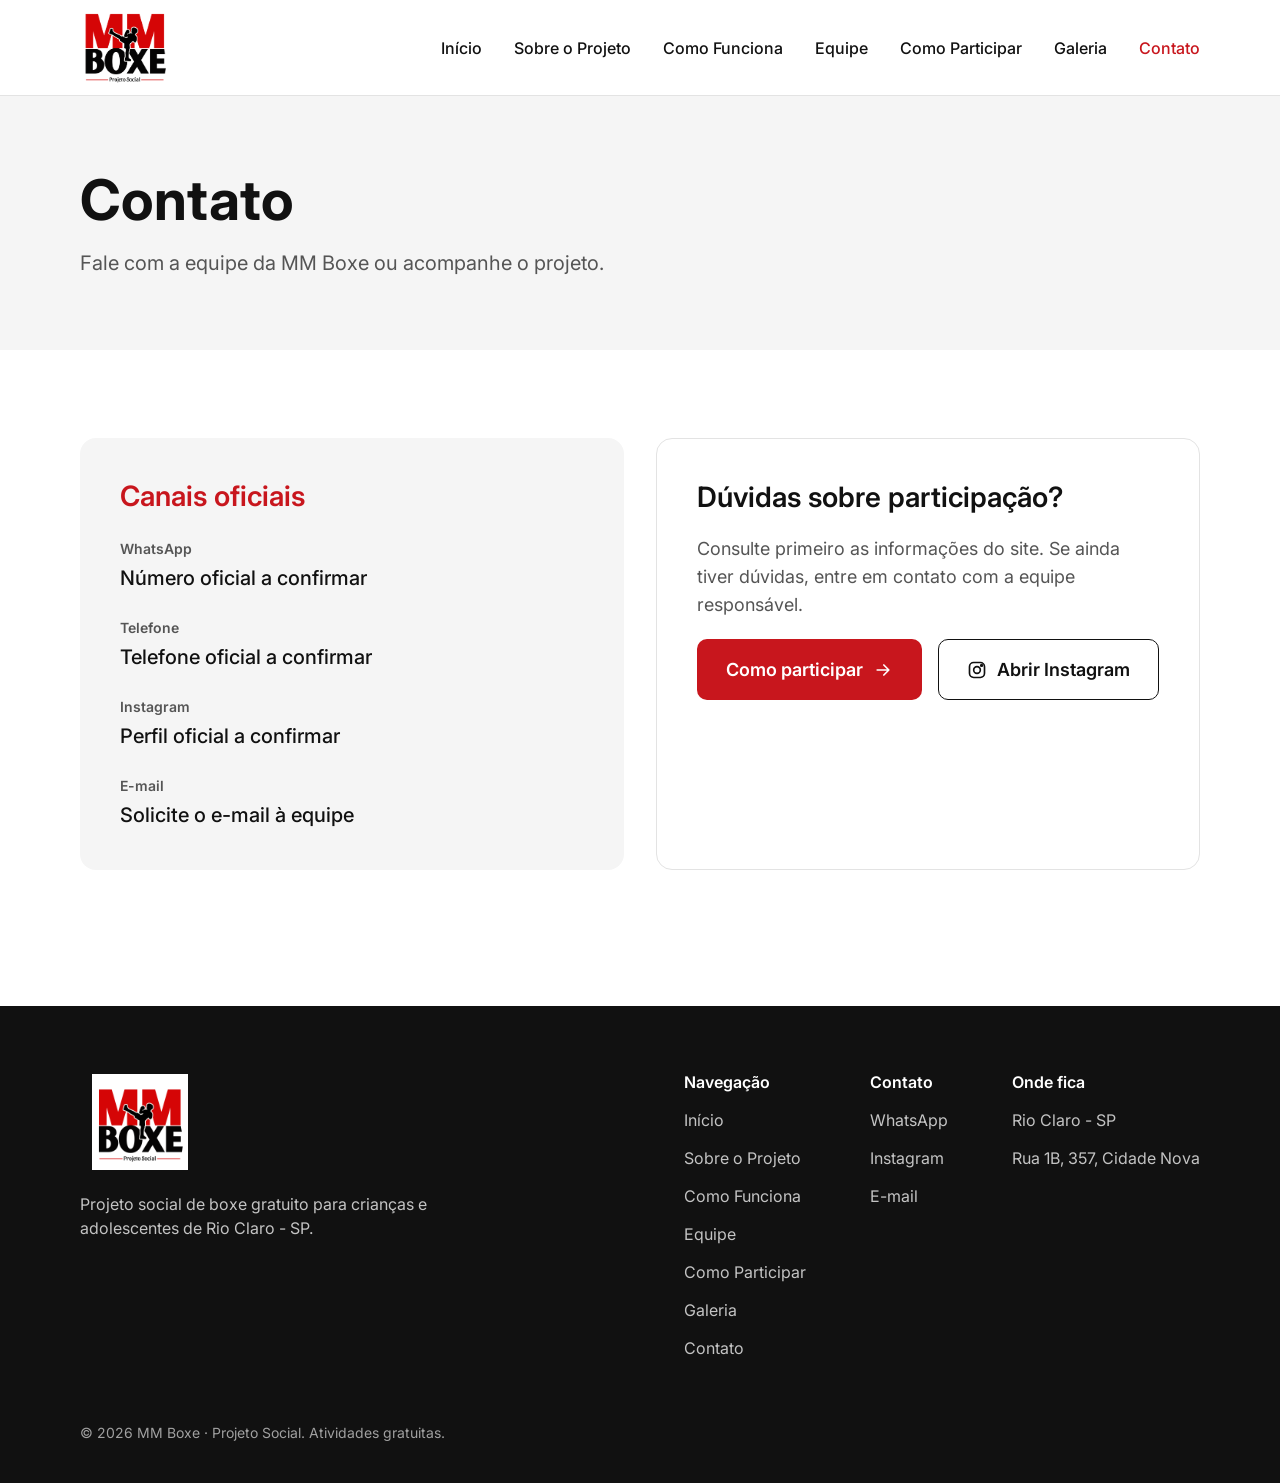
<file: contato.html>
<!DOCTYPE html>
<html lang="pt-BR">
<head>
<meta charset="utf-8"/>
<meta content="width=device-width, initial-scale=1" name="viewport"/>
<title>Contato · MM Boxe</title>
<meta content="Fale com a equipe da MM Boxe ou acompanhe o projeto." name="description"/>
<link href="https://fonts.googleapis.com" rel="preconnect"/>
<link crossorigin="" href="https://fonts.gstatic.com" rel="preconnect"/>
<link href="https://fonts.googleapis.com/css2?family=Inter:wght@400;500;600;700&amp;display=swap" rel="stylesheet"/>
<link href="styles.css" rel="stylesheet"/>

</head>
<body>
<header class="navbar">
<a class="logo" href="index.html" aria-label="MM Boxe — página inicial"><img class="mm-brand-image" src="logo-mm-boxe.png" alt="MM Boxe" /></a>
<button type="button" class="menu-toggle" aria-expanded="false" aria-controls="menu-principal" aria-label="Abrir menu"><svg aria-hidden="true" viewBox="0 0 24 24" fill="none" stroke="currentColor" stroke-width="2" stroke-linecap="round" stroke-linejoin="round" class="icon-open"><path d="M4 7h16M4 12h16M4 17h16"/></svg><svg aria-hidden="true" viewBox="0 0 24 24" fill="none" stroke="currentColor" stroke-width="2" stroke-linecap="round" stroke-linejoin="round" class="icon-close"><path d="M6 6l12 12M18 6 6 18"/></svg></button>
<nav aria-label="Principal" class="menu" id="menu-principal">
<a href="index.html">Início</a>
<a href="sobre.html">Sobre o Projeto</a>
<a href="como-funciona.html">Como Funciona</a>
<a href="equipe.html">Equipe</a>
<a href="como-participar.html">Como Participar</a>
<a href="galeria.html">Galeria</a>
<a aria-current="page" href="contato.html">Contato</a>
</nav>
</header>
<main>
<!-- Design base desta página: PDF 2 -->
<section class="page-head">
<div class="container">
<h1 class="title-xl">Contato</h1>
<p class="lead">Fale com a equipe da MM Boxe ou acompanhe o projeto.</p>
</div>
</section>
<section class="section" style="padding-bottom:40px">
<div class="container grid-2" style="gap:32px">
<div class="card card--surface" style="padding:40px">
<h2 class="title-md brand">Canais oficiais</h2>
<div class="contact-list" id="canais" style="margin-top:24px">
<div><small>WhatsApp</small><span>Número oficial a confirmar</span></div>
<div><small>Telefone</small><span>Telefone oficial a confirmar</span></div>
<div><small>Instagram</small><span>Perfil oficial a confirmar</span></div>
<div><small>E-mail</small><span>Solicite o e-mail à equipe</span></div>
</div>
</div>
<div class="card" style="padding:40px">
<h2 class="title-md">Dúvidas sobre participação?</h2>
<p class="lead" style="margin-top:20px; font-size:18px; line-height:28px">Consulte primeiro as informações do site. Se ainda tiver dúvidas, entre em contato com a equipe responsável.</p>
<div class="btn-group" style="margin-top:20px">
<a class="btn btn--primary" href="como-participar.html#formulario">Como participar<svg aria-hidden="true" viewBox="0 0 24 24" fill="none" stroke="currentColor" stroke-width="2" stroke-linecap="round" stroke-linejoin="round"><path d="M5 12h14M13 6l6 6-6 6"/></svg></a>
<a class="btn btn--secondary" href="https://www.instagram.com/" rel="noopener noreferrer" target="_blank"><svg aria-hidden="true" viewBox="0 0 24 24" fill="none" stroke="currentColor" stroke-width="2" stroke-linecap="round" stroke-linejoin="round"><rect x="3" y="3" width="18" height="18" rx="5"/><circle cx="12" cy="12" r="4"/><circle cx="17.5" cy="6.5" r="1" fill="currentColor"/></svg>Abrir Instagram</a>
</div>
</div>
</div>
</section>
<section class="section" style="padding-top:24px; padding-bottom:72px">
<div class="container">
<p class="brand" style="font-size:18px; font-weight:600">
</p>
</div>
</section>
</main>
<footer class="footer">
<div class="footer__top">
<div class="footer__brand">
<a class="logo" href="index.html" aria-label="MM Boxe — página inicial"><img class="mm-brand-image" src="logo-mm-boxe-b.png" alt="MM Boxe" /></a>
<p>Projeto social de boxe gratuito para crianças e adolescentes de Rio Claro - SP.</p>
</div>
<div class="footer__cols">
<div>
<h4>Navegação</h4>
<ul>
<li><a href="index.html">Início</a></li>
<li><a href="sobre.html">Sobre o Projeto</a></li>
<li><a href="como-funciona.html">Como Funciona</a></li>
<li><a href="equipe.html">Equipe</a></li>
<li><a href="como-participar.html">Como Participar</a></li>
<li><a href="galeria.html">Galeria</a></li>
<li><a href="contato.html">Contato</a></li>
</ul>
</div>
<div>
<h4>Contato</h4>
<ul><li><a href="contato.html#canais">WhatsApp</a></li><li><a href="contato.html#canais">Instagram</a></li><li><a href="contato.html#canais">E-mail</a></li></ul>
</div>
<div>
<h4>Onde fica</h4>
<ul><li>Rio Claro - SP</li><li>Rua 1B, 357, Cidade Nova</li></ul>
</div>
</div>
</div>
<p class="footer__bottom">© 2026 MM Boxe · Projeto Social. Atividades gratuitas.</p>
</footer>
<script defer src="site.js"></script>
</body>
</html>
</file>
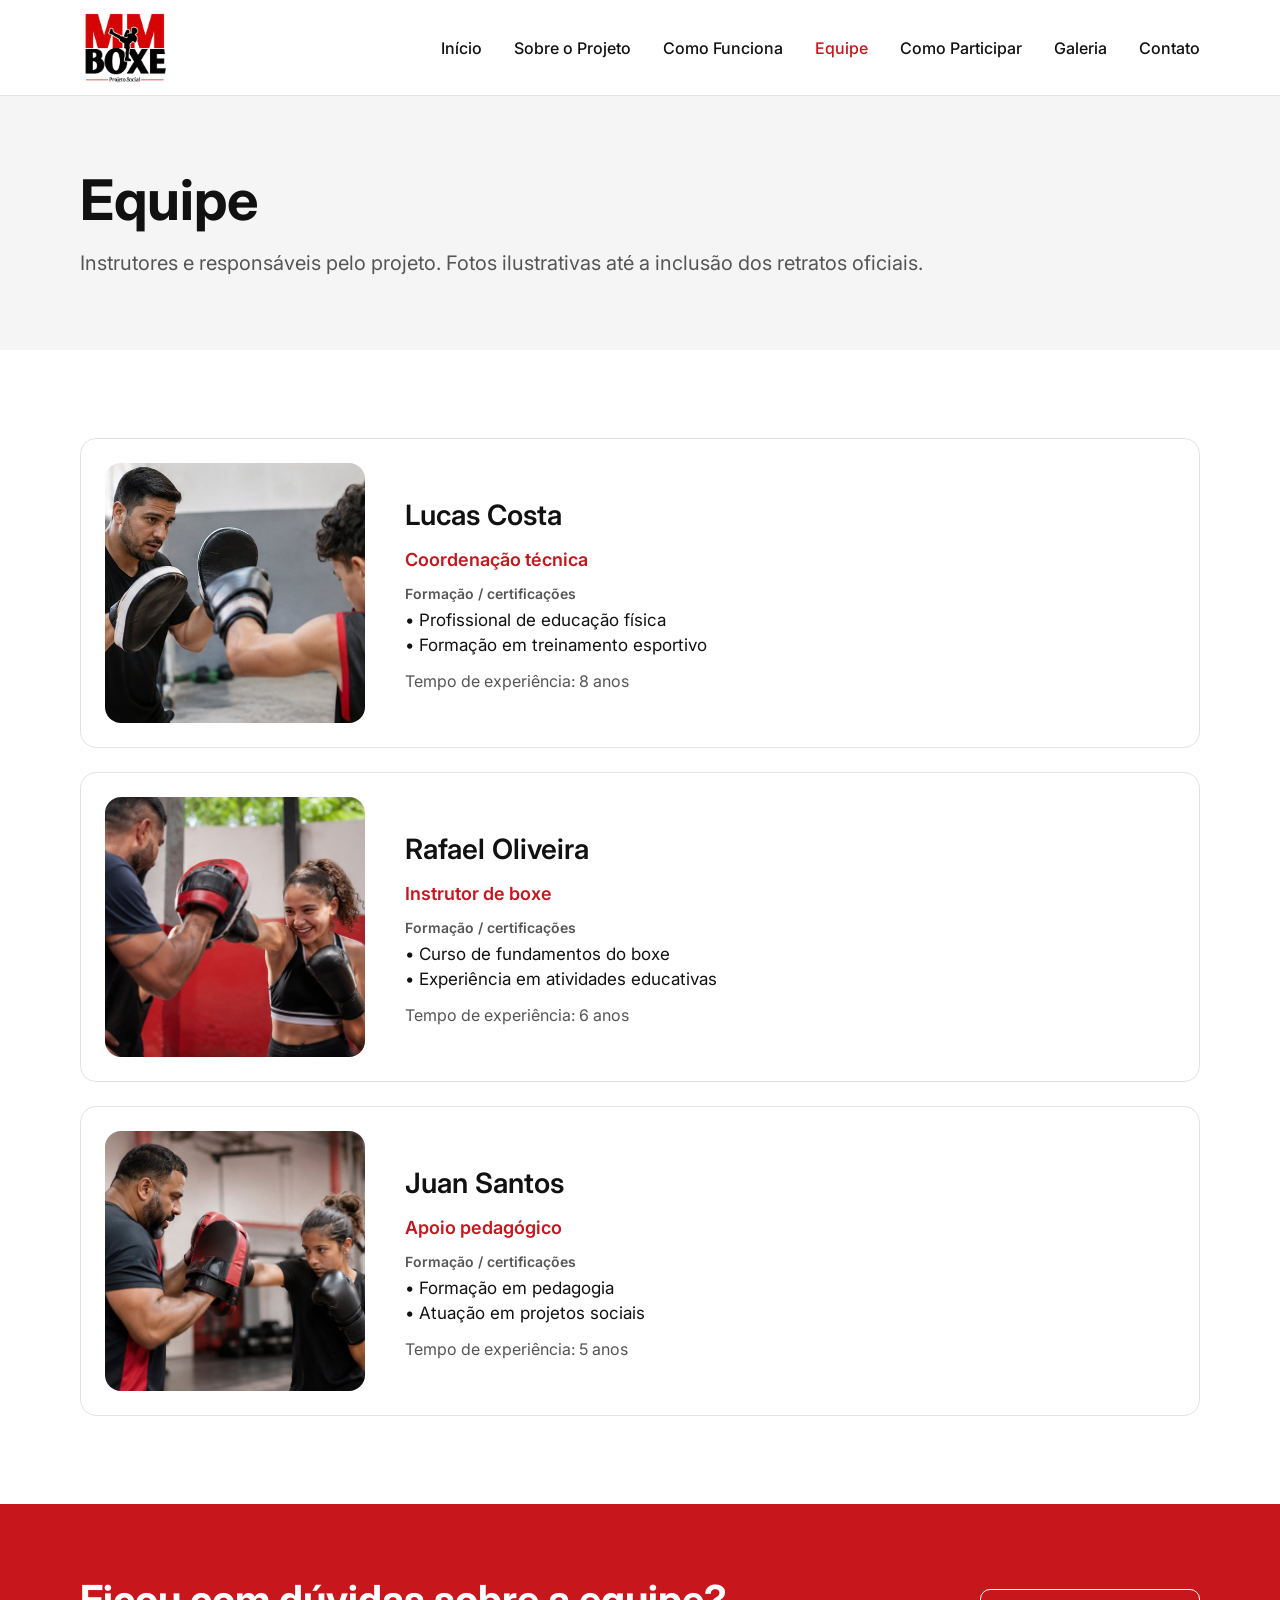
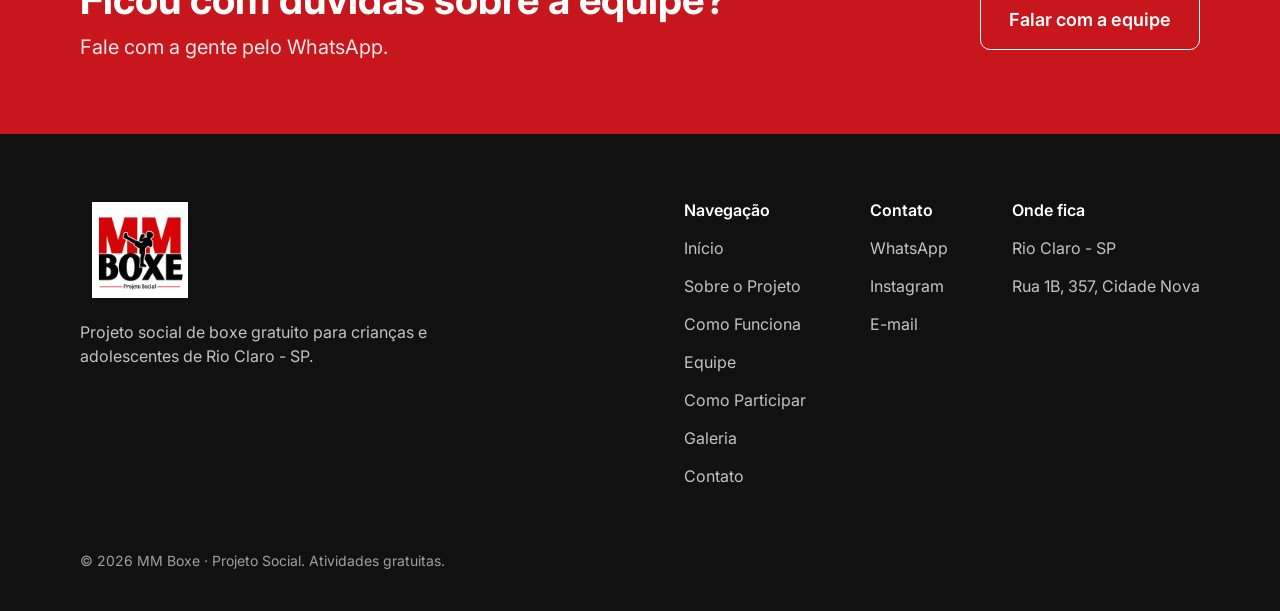
<file: equipe.html>
<!DOCTYPE html>
<html lang="pt-BR">
<head>
<meta charset="utf-8"/>
<meta content="width=device-width, initial-scale=1" name="viewport"/>
<title>Equipe · MM Boxe</title>
<meta content="Instrutores e responsáveis pelo projeto social MM Boxe." name="description"/>
<link href="https://fonts.googleapis.com" rel="preconnect"/>
<link crossorigin="" href="https://fonts.gstatic.com" rel="preconnect"/>
<link href="https://fonts.googleapis.com/css2?family=Inter:wght@400;500;600;700&amp;display=swap" rel="stylesheet"/>
<link href="styles.css" rel="stylesheet"/>

</head>
<body>
<header class="navbar">
<a class="logo" href="index.html" aria-label="MM Boxe — página inicial"><img class="mm-brand-image" src="logo-mm-boxe.png" alt="MM Boxe" /></a>
<button type="button" class="menu-toggle" aria-expanded="false" aria-controls="menu-principal" aria-label="Abrir menu"><svg aria-hidden="true" viewBox="0 0 24 24" fill="none" stroke="currentColor" stroke-width="2" stroke-linecap="round" stroke-linejoin="round" class="icon-open"><path d="M4 7h16M4 12h16M4 17h16"/></svg><svg aria-hidden="true" viewBox="0 0 24 24" fill="none" stroke="currentColor" stroke-width="2" stroke-linecap="round" stroke-linejoin="round" class="icon-close"><path d="M6 6l12 12M18 6 6 18"/></svg></button>
<nav aria-label="Principal" class="menu" id="menu-principal">
<a href="index.html">Início</a>
<a href="sobre.html">Sobre o Projeto</a>
<a href="como-funciona.html">Como Funciona</a>
<a aria-current="page" href="equipe.html">Equipe</a>
<a href="como-participar.html">Como Participar</a>
<a href="galeria.html">Galeria</a>
<a href="contato.html">Contato</a>
</nav>
</header>
<main>
<!-- Design base desta página: Mobile -->
<section class="page-head">
<div class="container">
<h1 class="title-xl">Equipe</h1>
<p class="lead">Instrutores e responsáveis pelo projeto. Fotos ilustrativas até a inclusão dos retratos oficiais.</p>
</div>
</section>
<section class="section">
<div class="container">
<article class="team-row" id="profissional-1">
<img alt="Imagem ilustrativa de orientação técnica em aula de boxe" class="photo photo--square photo--image" decoding="async" loading="lazy" src="imagens/cena-1-3.jpg"/>
<div>
<h2>Lucas Costa</h2>
<p class="role">Coordenação técnica</p>
<p class="label">Formação / certificações</p>
<ul><li>• Profissional de educação física</li><li>• Formação em treinamento esportivo</li></ul>
<p class="muted" style="margin-top:10px">Tempo de experiência: 8 anos</p>
</div>
</article>
<article class="team-row" id="profissional-2">
<img alt="Imagem ilustrativa de orientação técnica em aula de boxe" class="photo photo--square photo--image" decoding="async" loading="lazy" src="imagens/cena-2-3.jpg"/>
<div>
<h2>Rafael Oliveira</h2>
<p class="role">Instrutor de boxe</p>
<p class="label">Formação / certificações</p>
<ul><li>• Curso de fundamentos do boxe</li><li>• Experiência em atividades educativas</li></ul>
<p class="muted" style="margin-top:10px">Tempo de experiência: 6 anos</p>
</div>
</article>
<article class="team-row" id="profissional-3">
<img alt="Imagem ilustrativa de orientação técnica em aula de boxe" class="photo photo--square photo--image" decoding="async" loading="lazy" src="imagens/cena-3-3.jpg"/>
<div>
<h2>Juan Santos</h2>
<p class="role">Apoio pedagógico</p>
<p class="label">Formação / certificações</p>
<ul><li>• Formação em pedagogia</li><li>• Atuação em projetos sociais</li></ul>
<p class="muted" style="margin-top:10px">Tempo de experiência: 5 anos</p>
</div>
</article>
</div>
</section>
<section class="cta">
<div>
<h2>Ficou com dúvidas sobre a equipe?</h2>
<p>Fale com a gente pelo WhatsApp.</p>
</div>
<a class="btn btn--on-brand" href="contato.html">Falar com a equipe</a>
</section>
</main>
<footer class="footer">
<div class="footer__top">
<div class="footer__brand">
<a class="logo" href="index.html" aria-label="MM Boxe — página inicial"><img class="mm-brand-image" src="logo-mm-boxe-b.png" alt="MM Boxe" /></a>
<p>Projeto social de boxe gratuito para crianças e adolescentes de Rio Claro - SP.</p>
</div>
<div class="footer__cols">
<div>
<h4>Navegação</h4>
<ul>
<li><a href="index.html">Início</a></li>
<li><a href="sobre.html">Sobre o Projeto</a></li>
<li><a href="como-funciona.html">Como Funciona</a></li>
<li><a href="equipe.html">Equipe</a></li>
<li><a href="como-participar.html">Como Participar</a></li>
<li><a href="galeria.html">Galeria</a></li>
<li><a href="contato.html">Contato</a></li>
</ul>
</div>
<div>
<h4>Contato</h4>
<ul><li><a href="contato.html#canais">WhatsApp</a></li><li><a href="contato.html#canais">Instagram</a></li><li><a href="contato.html#canais">E-mail</a></li></ul>
</div>
<div>
<h4>Onde fica</h4>
<ul><li>Rio Claro - SP</li><li>Rua 1B, 357, Cidade Nova</li></ul>
</div>
</div>
</div>
<p class="footer__bottom">© 2026 MM Boxe · Projeto Social. Atividades gratuitas.</p>
</footer>
<script defer src="site.js"></script>
</body>
</html>
</file>
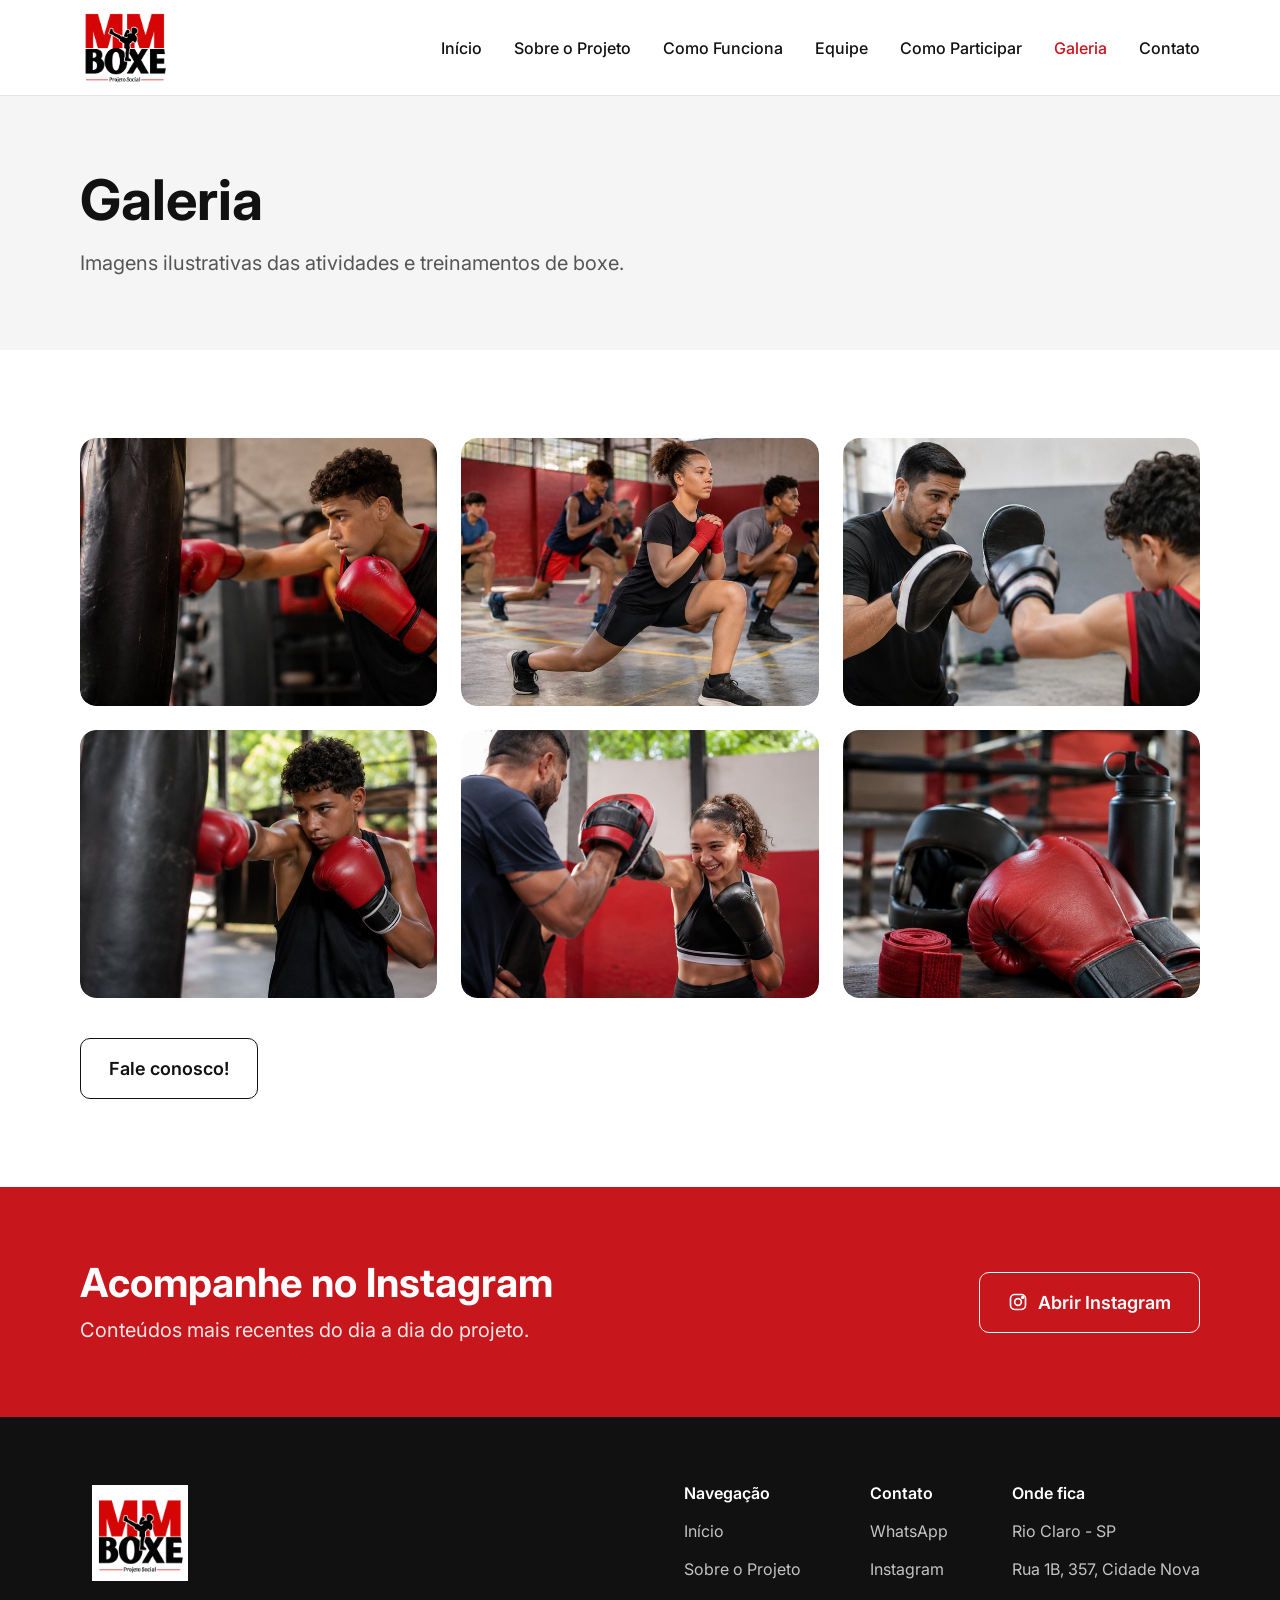
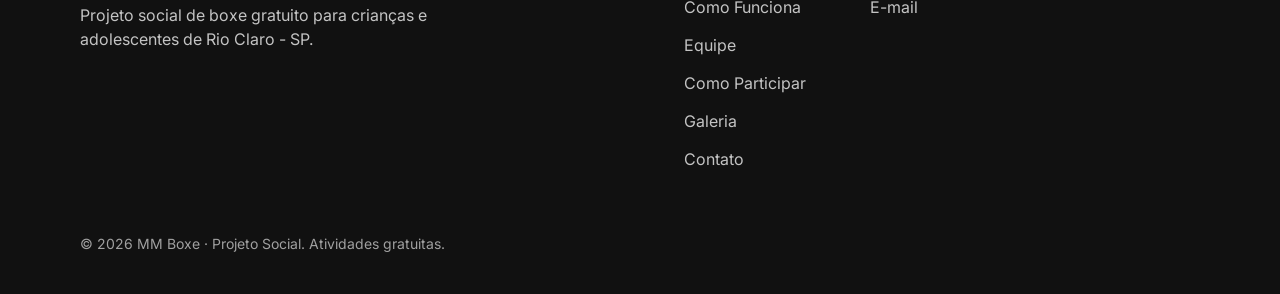
<file: galeria.html>
<!DOCTYPE html>
<html lang="pt-BR">
<head>
<meta charset="utf-8"/>
<meta content="width=device-width, initial-scale=1" name="viewport"/>
<title>Galeria · MM Boxe</title>
<meta content="Registros reais das atividades, treinamentos e ações do projeto." name="description"/>
<link href="https://fonts.googleapis.com" rel="preconnect"/>
<link crossorigin="" href="https://fonts.gstatic.com" rel="preconnect"/>
<link href="https://fonts.googleapis.com/css2?family=Inter:wght@400;500;600;700&amp;display=swap" rel="stylesheet"/>
<link href="styles.css" rel="stylesheet"/>

</head>
<body>
<header class="navbar">
<a class="logo" href="index.html" aria-label="MM Boxe — página inicial"><img class="mm-brand-image" src="logo-mm-boxe.png" alt="MM Boxe" /></a>
<button type="button" class="menu-toggle" aria-expanded="false" aria-controls="menu-principal" aria-label="Abrir menu"><svg aria-hidden="true" viewBox="0 0 24 24" fill="none" stroke="currentColor" stroke-width="2" stroke-linecap="round" stroke-linejoin="round" class="icon-open"><path d="M4 7h16M4 12h16M4 17h16"/></svg><svg aria-hidden="true" viewBox="0 0 24 24" fill="none" stroke="currentColor" stroke-width="2" stroke-linecap="round" stroke-linejoin="round" class="icon-close"><path d="M6 6l12 12M18 6 6 18"/></svg></button>
<nav aria-label="Principal" class="menu" id="menu-principal">
<a href="index.html">Início</a>
<a href="sobre.html">Sobre o Projeto</a>
<a href="como-funciona.html">Como Funciona</a>
<a href="equipe.html">Equipe</a>
<a href="como-participar.html">Como Participar</a>
<a aria-current="page" href="galeria.html">Galeria</a>
<a href="contato.html">Contato</a>
</nav>
</header>
<main>
<!-- Design base desta página: PDF 2 -->
<section class="page-head">
<div class="container">
<h1 class="title-xl">Galeria</h1>
<p class="lead">Imagens ilustrativas das atividades e treinamentos de boxe.</p>
<!-- TODO: substituir por registros oficiais do projeto quando disponíveis. -->
</div>
</section>
<section class="section">
<div class="container stack" style="--gap:40px">
<div class="gallery" id="galeria-fotos">
<a aria-label="Abrir imagem ilustrativa em tamanho maior" class="gallery-link" href="imagens/cena-1-1.jpg" rel="noopener noreferrer" target="_blank"><img alt="Imagem ilustrativa: Treino no saco de pancadas" class="photo photo--gallery photo--image" decoding="async" loading="lazy" src="imagens/cena-1-1.jpg"/></a>
<a aria-label="Abrir imagem ilustrativa em tamanho maior" class="gallery-link" href="imagens/cena-1-2.jpg" rel="noopener noreferrer" target="_blank"><img alt="Imagem ilustrativa: Exercícios de aquecimento" class="photo photo--gallery photo--image" decoding="async" loading="lazy" src="imagens/cena-1-2.jpg"/></a>
<a aria-label="Abrir imagem ilustrativa em tamanho maior" class="gallery-link" href="imagens/cena-1-3.jpg" rel="noopener noreferrer" target="_blank"><img alt="Imagem ilustrativa: Treinamento orientado" class="photo photo--gallery photo--image" decoding="async" loading="lazy" src="imagens/cena-1-3.jpg"/></a>
<a aria-label="Abrir imagem ilustrativa em tamanho maior" class="gallery-link" href="imagens/cena-2-1.jpg" rel="noopener noreferrer" target="_blank"><img alt="Imagem ilustrativa: Prática de golpes" class="photo photo--gallery photo--image" decoding="async" loading="lazy" src="imagens/cena-2-1.jpg"/></a>
<a aria-label="Abrir imagem ilustrativa em tamanho maior" class="gallery-link" href="imagens/cena-2-3.jpg" rel="noopener noreferrer" target="_blank"><img alt="Imagem ilustrativa: Instrutor com aluno" class="photo photo--gallery photo--image" decoding="async" loading="lazy" src="imagens/cena-2-3.jpg"/></a>
<a aria-label="Abrir imagem ilustrativa em tamanho maior" class="gallery-link" href="imagens/cena-3-4.jpg" rel="noopener noreferrer" target="_blank"><img alt="Imagem ilustrativa: Luvas e equipamentos de boxe" class="photo photo--gallery photo--image" decoding="async" loading="lazy" src="imagens/cena-3-4.jpg"/></a>
</div>
<a class="btn btn--secondary" href="contato.html" style="align-self:flex-start">Fale conosco!</a>
</div>
</section>
<section class="cta">
<div>
<h2>Acompanhe no Instagram</h2>
<p>Conteúdos mais recentes do dia a dia do projeto.</p>
</div>
<a class="btn btn--on-brand" href="https://www.instagram.com/" rel="noopener noreferrer" target="_blank"><svg aria-hidden="true" viewBox="0 0 24 24" fill="none" stroke="currentColor" stroke-width="2" stroke-linecap="round" stroke-linejoin="round"><rect x="3" y="3" width="18" height="18" rx="5"/><circle cx="12" cy="12" r="4"/><circle cx="17.5" cy="6.5" r="1" fill="currentColor"/></svg>Abrir Instagram</a>
</section>
</main>
<footer class="footer">
<div class="footer__top">
<div class="footer__brand">
<a class="logo" href="index.html" aria-label="MM Boxe — página inicial"><img class="mm-brand-image" src="logo-mm-boxe-b.png" alt="MM Boxe" /></a>
<p>Projeto social de boxe gratuito para crianças e adolescentes de Rio Claro - SP.</p>
</div>
<div class="footer__cols">
<div>
<h4>Navegação</h4>
<ul>
<li><a href="index.html">Início</a></li>
<li><a href="sobre.html">Sobre o Projeto</a></li>
<li><a href="como-funciona.html">Como Funciona</a></li>
<li><a href="equipe.html">Equipe</a></li>
<li><a href="como-participar.html">Como Participar</a></li>
<li><a href="galeria.html">Galeria</a></li>
<li><a href="contato.html">Contato</a></li>
</ul>
</div>
<div>
<h4>Contato</h4>
<ul><li><a href="contato.html#canais">WhatsApp</a></li><li><a href="contato.html#canais">Instagram</a></li><li><a href="contato.html#canais">E-mail</a></li></ul>
</div>
<div>
<h4>Onde fica</h4>
<ul><li>Rio Claro - SP</li><li>Rua 1B, 357, Cidade Nova</li></ul>
</div>
</div>
</div>
<p class="footer__bottom">© 2026 MM Boxe · Projeto Social. Atividades gratuitas.</p>
</footer>
<script defer src="site.js"></script>
</body>
</html>
</file>
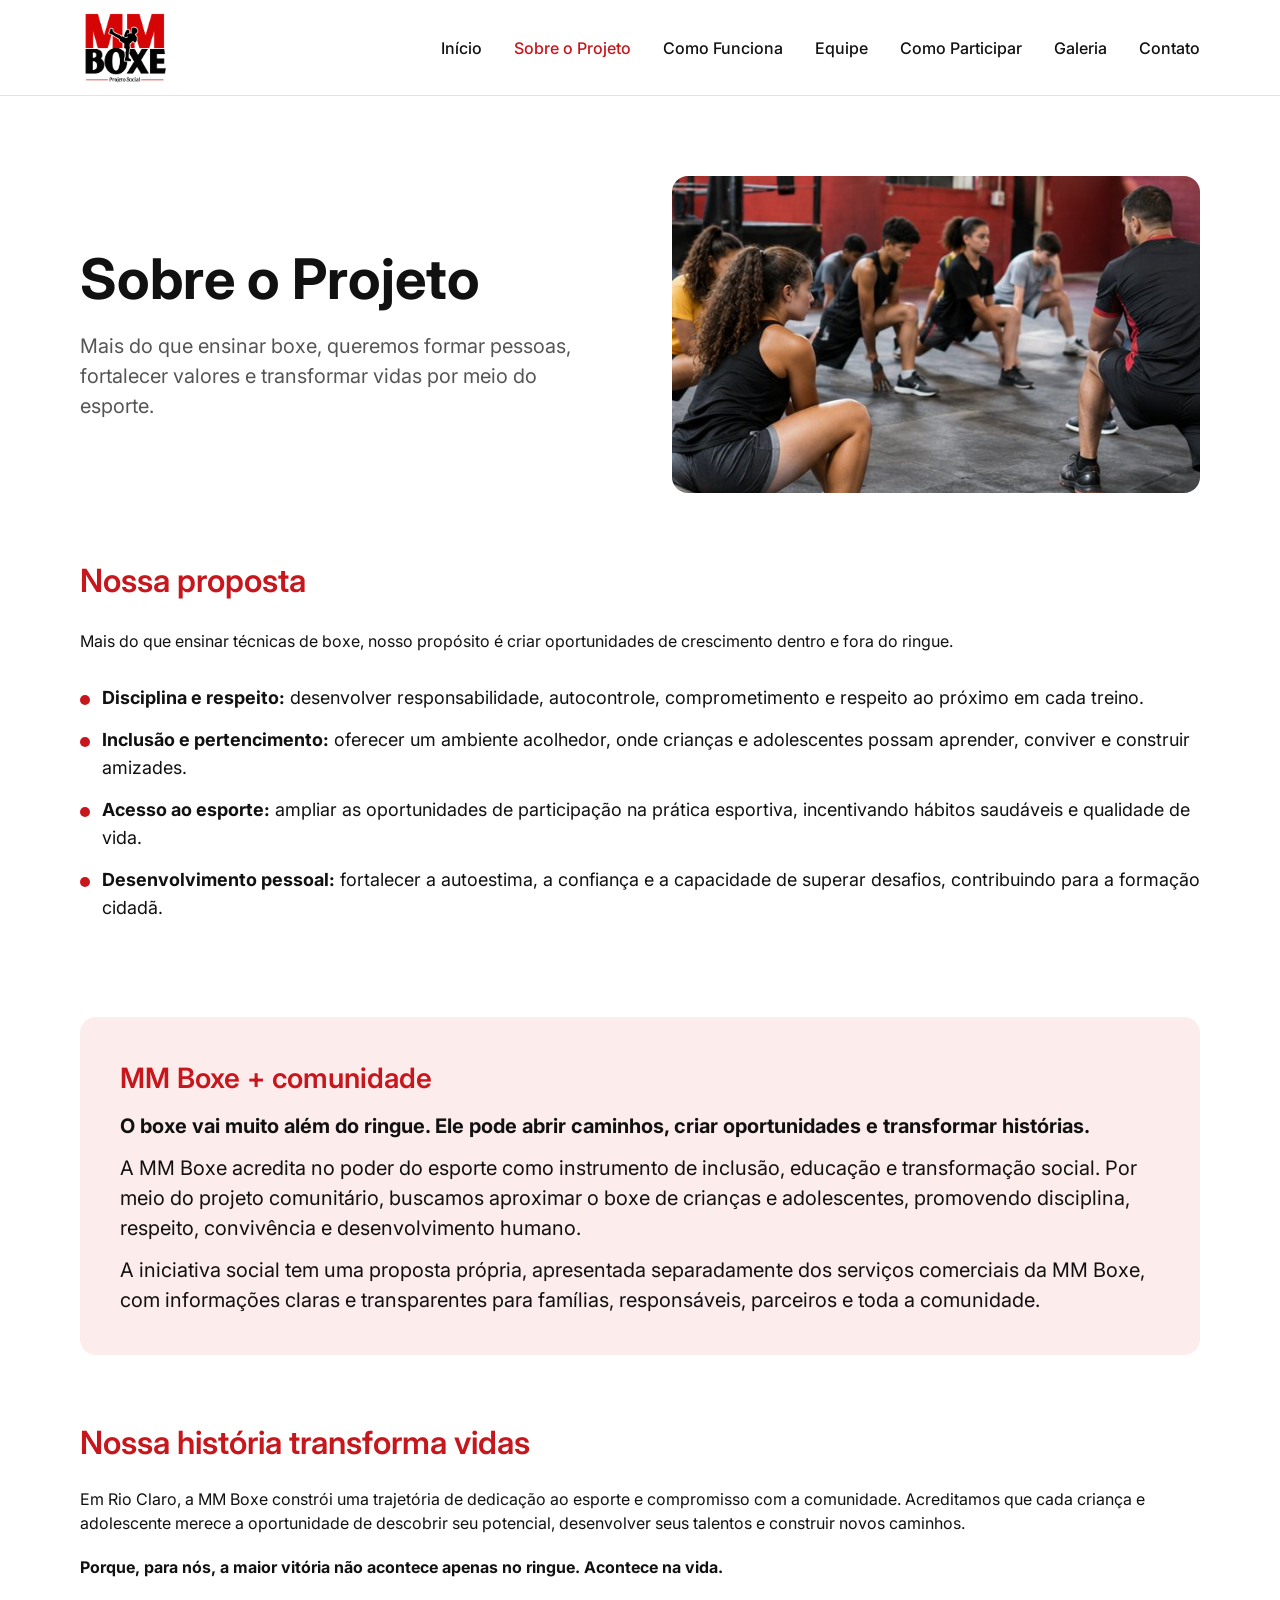
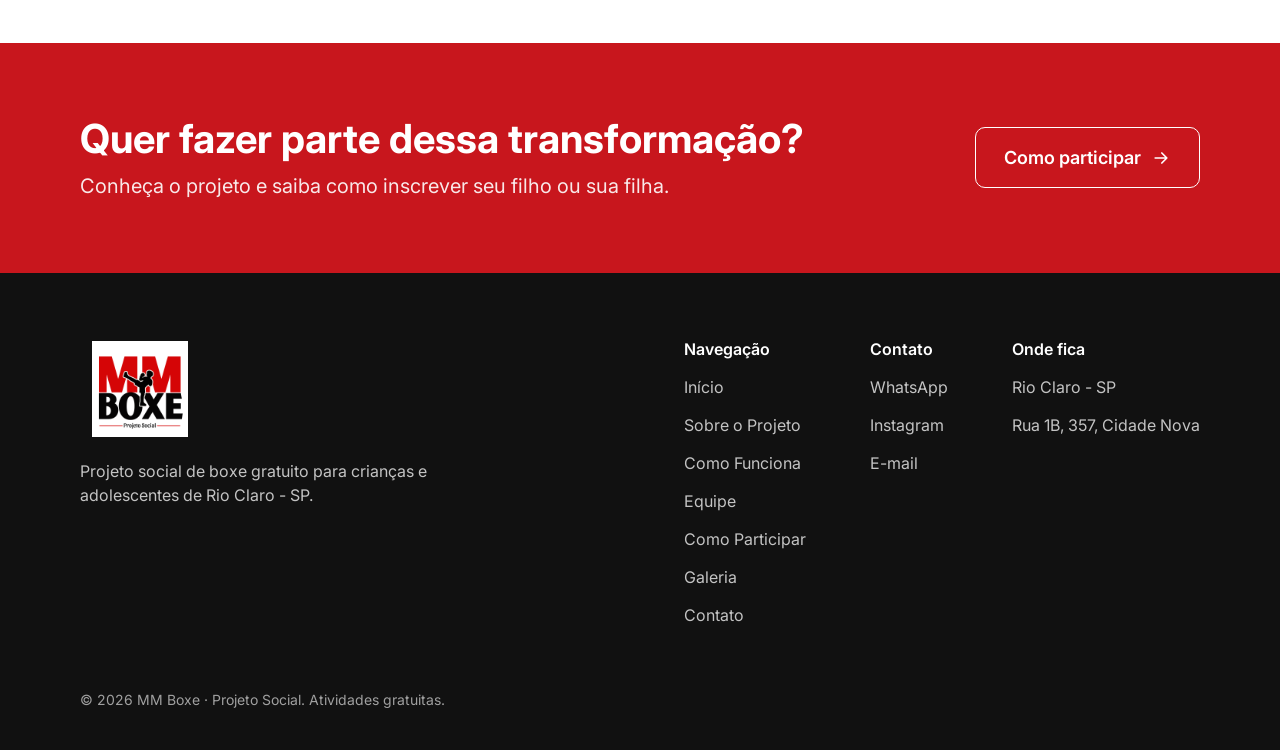
<file: sobre.html>
<!DOCTYPE html>
<html lang="pt-BR">
<head>
<meta charset="utf-8"/>
<meta content="width=device-width, initial-scale=1" name="viewport"/>
<title>Sobre o Projeto · MM Boxe</title>
<meta content="Conheça o projeto social MM Boxe: disciplina, respeito, inclusão e oportunidades por meio do esporte." name="description"/>
<link href="https://fonts.googleapis.com" rel="preconnect"/>
<link crossorigin="" href="https://fonts.gstatic.com" rel="preconnect"/>
<link href="https://fonts.googleapis.com/css2?family=Inter:wght@400;500;600;700&amp;display=swap" rel="stylesheet"/>
<link href="styles.css" rel="stylesheet"/>

</head>
<body>
<header class="navbar">
<a class="logo" href="index.html" aria-label="MM Boxe — página inicial"><img class="mm-brand-image" src="logo-mm-boxe.png" alt="MM Boxe" /></a>
<button type="button" class="menu-toggle" aria-expanded="false" aria-controls="menu-principal" aria-label="Abrir menu"><svg aria-hidden="true" viewBox="0 0 24 24" fill="none" stroke="currentColor" stroke-width="2" stroke-linecap="round" stroke-linejoin="round" class="icon-open"><path d="M4 7h16M4 12h16M4 17h16"/></svg><svg aria-hidden="true" viewBox="0 0 24 24" fill="none" stroke="currentColor" stroke-width="2" stroke-linecap="round" stroke-linejoin="round" class="icon-close"><path d="M6 6l12 12M18 6 6 18"/></svg></button>
<nav aria-label="Principal" class="menu" id="menu-principal">
<a href="index.html">Início</a>
<a aria-current="page" href="sobre.html">Sobre o Projeto</a>
<a href="como-funciona.html">Como Funciona</a>
<a href="equipe.html">Equipe</a>
<a href="como-participar.html">Como Participar</a>
<a href="galeria.html">Galeria</a>
<a href="contato.html">Contato</a>
</nav>
</header>
<main>
<!-- Design base desta página: PDF 2 -->
<section class="section" style="padding-top:80px; padding-bottom:40px">
<div class="container grid-2 row--center" style="gap:64px">
<div class="stack" style="--gap:20px">
<h1 class="title-xl">Sobre o Projeto</h1>
<p class="lead">Mais do que ensinar boxe, queremos formar pessoas, fortalecer valores e transformar vidas por meio do esporte.</p>
</div>
<img alt="Imagem ilustrativa de alunos se aquecendo em uma academia" class="photo photo--wide photo--image" decoding="async" loading="lazy" src="imagens/cena-3-2.jpg"/>
</div>
</section>
<section class="section" style="padding-top:24px; padding-bottom:24px">
<div class="container stack" style="--gap:24px">
<h2 class="brand" style="font-size:32px; font-weight:600">Nossa proposta</h2>
<p>Mais do que ensinar técnicas de boxe, nosso propósito é criar oportunidades de crescimento dentro e fora do ringue.</p>
<ul class="bullets">
<li><strong>Disciplina e respeito:</strong> desenvolver responsabilidade, autocontrole, comprometimento e respeito ao próximo em cada treino.</li>
<li><strong>Inclusão e pertencimento:</strong> oferecer um ambiente acolhedor, onde crianças e adolescentes possam aprender, conviver e construir amizades.</li>
<li><strong>Acesso ao esporte:</strong> ampliar as oportunidades de participação na prática esportiva, incentivando hábitos saudáveis e qualidade de vida.</li>
<li><strong>Desenvolvimento pessoal:</strong> fortalecer a autoestima, a confiança e a capacidade de superar desafios, contribuindo para a formação cidadã.</li>
</ul>
</div>
</section>
<section class="section" style="padding-top:64px; padding-bottom:40px">
<div class="container">
<div class="notice">
<h2>MM Boxe + comunidade</h2>
<p><strong>O boxe vai muito além do ringue. Ele pode abrir caminhos, criar oportunidades e transformar histórias.</strong></p>
<p>A MM Boxe acredita no poder do esporte como instrumento de inclusão, educação e transformação social. Por meio do projeto comunitário, buscamos aproximar o boxe de crianças e adolescentes, promovendo disciplina, respeito, convivência e desenvolvimento humano.</p>
<p>A iniciativa social tem uma proposta própria, apresentada separadamente dos serviços comerciais da MM Boxe, com informações claras e transparentes para famílias, responsáveis, parceiros e toda a comunidade.</p>
</div>
</div>
</section>
<section class="section" style="padding-top:24px; padding-bottom:64px">
<div class="container stack" style="--gap:20px">
<h2 class="brand" style="font-size:32px; font-weight:600">Nossa história transforma vidas</h2>
<p>Em Rio Claro, a MM Boxe constrói uma trajetória de dedicação ao esporte e compromisso com a comunidade. Acreditamos que cada criança e adolescente merece a oportunidade de descobrir seu potencial, desenvolver seus talentos e construir novos caminhos.</p>
<p><strong>Porque, para nós, a maior vitória não acontece apenas no ringue. Acontece na vida.</strong></p>
</div>
</section>
<section class="cta">
<div>
<h2>Quer fazer parte dessa transformação?</h2>
<p>Conheça o projeto e saiba como inscrever seu filho ou sua filha.</p>
</div>
<a class="btn btn--on-brand" href="como-participar.html">Como participar<svg aria-hidden="true" viewBox="0 0 24 24" fill="none" stroke="currentColor" stroke-width="2" stroke-linecap="round" stroke-linejoin="round"><path d="M5 12h14M13 6l6 6-6 6"/></svg></a>
</section>
</main>
<footer class="footer">
<div class="footer__top">
<div class="footer__brand">
<a class="logo" href="index.html" aria-label="MM Boxe — página inicial"><img class="mm-brand-image" src="logo-mm-boxe-b.png" alt="MM Boxe" /></a>
<p>Projeto social de boxe gratuito para crianças e adolescentes de Rio Claro - SP.</p>
</div>
<div class="footer__cols">
<div>
<h4>Navegação</h4>
<ul>
<li><a href="index.html">Início</a></li>
<li><a href="sobre.html">Sobre o Projeto</a></li>
<li><a href="como-funciona.html">Como Funciona</a></li>
<li><a href="equipe.html">Equipe</a></li>
<li><a href="como-participar.html">Como Participar</a></li>
<li><a href="galeria.html">Galeria</a></li>
<li><a href="contato.html">Contato</a></li>
</ul>
</div>
<div>
<h4>Contato</h4>
<ul><li><a href="contato.html#canais">WhatsApp</a></li><li><a href="contato.html#canais">Instagram</a></li><li><a href="contato.html#canais">E-mail</a></li></ul>
</div>
<div>
<h4>Onde fica</h4>
<ul><li>Rio Claro - SP</li><li>Rua 1B, 357, Cidade Nova</li></ul>
</div>
</div>
</div>
<p class="footer__bottom">© 2026 MM Boxe · Projeto Social. Atividades gratuitas.</p>
</footer>
<script defer src="site.js"></script>
</body>
</html>
</file>
<file: styles.css>
/* MM Boxe - Projeto Social
   Estilos compartilhados por todas as páginas. */

:root {
  --ink: #111111;
  --ink-muted: #555555;
  --brand: #c8161d;
  --brand-soft: #fdecec;
  --surface: #f5f5f5;
  --border: #e3e3e3;
  --white: #ffffff;
  --radius: 16px;
  --radius-sm: 10px;
  --gutter: 80px;
}

*,
*::before,
*::after {
  box-sizing: border-box;
}

body {
  margin: 0;
  font-family: "Inter", system-ui, -apple-system, "Segoe UI", Roboto, sans-serif;
  color: var(--ink);
  background: var(--white);
  line-height: 1.5;
}

h1, h2, h3, p, ul { margin: 0; }
ul { padding: 0; list-style: none; }
a { color: inherit; text-decoration: none; }
img { max-width: 100%; display: block; }

/* ---------- Estrutura ---------- */

.section {
  padding: 88px var(--gutter);
}
.section--surface { background: var(--surface); }
.section--tight-top { padding-top: 0; }
.container { max-width: 1280px; margin: 0 auto; }
.stack { display: flex; flex-direction: column; }
.stack > * + * { margin-top: var(--gap, 16px); }
.row { display: flex; gap: var(--gap, 24px); }
.row--center { align-items: center; }
.grid-3 { display: grid; grid-template-columns: repeat(3, 1fr); gap: 24px; }
.grid-4 { display: grid; grid-template-columns: repeat(4, 1fr); gap: 20px; }
.grid-5 { display: grid; grid-template-columns: repeat(5, 1fr); gap: 20px; }
.grid-2 { display: grid; grid-template-columns: 1fr 1fr; gap: 48px; }

/* ---------- Tipografia ---------- */

.title-xl { font-size: 56px; font-weight: 700; line-height: 64px; }
.title-hero { font-size: 60px; font-weight: 700; line-height: 68px; }
.title-lg { font-size: 40px; font-weight: 600; line-height: 48px; }
.title-md { font-size: 28px; font-weight: 600; line-height: 36px; }
.title-sm { font-size: 24px; font-weight: 600; line-height: 30px; }
.lead { font-size: 20px; line-height: 30px; color: var(--ink-muted); }
.muted { color: var(--ink-muted); }
.brand { color: var(--brand); }

/* ---------- Navbar ---------- */

.navbar {
  display: flex;
  align-items: center;
  justify-content: space-between;
  gap: 24px;
  padding: 0 var(--gutter);
  min-height: 96px;
  background: var(--white);
  border-bottom: 1px solid var(--border);
}

.logo { display: flex; align-items: center; gap: 12px; font-size: 22px; font-weight: 700; }
.logo__mark {
  width: 44px;
  height: 44px;
  display: grid;
  place-items: center;
  background: var(--brand);
  color: var(--white);
  border-radius: var(--radius-sm);
  font-size: 18px;
  font-weight: 700;
}

.menu { display: flex; flex-wrap: wrap; gap: 8px 32px; font-size: 16px; font-weight: 500; }
.menu a:hover { color: var(--brand); }
.menu a[aria-current="page"] { color: var(--brand); }

/* ---------- Botões ---------- */

.btn {
  display: inline-flex;
  align-items: center;
  justify-content: center;
  padding: 16px 28px;
  border-radius: var(--radius-sm);
  border: 1.5px solid transparent;
  font: inherit;
  font-size: 18px;
  font-weight: 600;
  cursor: pointer;
  transition: opacity 0.15s ease;
}
.btn:hover { opacity: 0.88; }
.btn--primary { background: var(--brand); color: var(--white); }
.btn--secondary { background: transparent; color: var(--ink); border-color: var(--ink); }
.btn--on-brand { background: transparent; color: var(--white); border-color: var(--white); }
.btn-group { display: flex; flex-wrap: wrap; gap: 16px; }

/* ---------- Placeholders de foto ---------- */

.photo {
  display: grid;
  place-items: center;
  background: var(--surface);
  border: 1.5px dashed var(--border);
  border-radius: var(--radius);
  color: var(--ink-muted);
  font-size: 16px;
  font-weight: 600;
  text-align: center;
  padding: 16px;
}
.photo--hero { min-height: 480px; }
.photo--wide { min-height: 400px; }
.photo--card { min-height: 320px; }
.photo--thumb { min-height: 170px; }
.photo--gallery { min-height: 300px; }
.photo--square { min-height: 260px; }

/* ---------- Componentes ---------- */

.page-head { background: var(--surface); padding: 72px var(--gutter); }
.page-head .lead { margin-top: 16px; }

.badge {
  display: inline-block;
  padding: 6px 14px;
  background: var(--brand-soft);
  color: var(--brand);
  border-radius: 100px;
  font-size: 13px;
  font-weight: 600;
  letter-spacing: 0.02em;
}
.badge--solid {
  background: var(--brand);
  color: var(--white);
  padding: 14px 20px;
  border-radius: 12px;
  font-size: 18px;
  font-weight: 700;
}

.card {
  background: var(--white);
  border: 1px solid var(--border);
  border-radius: var(--radius);
  padding: 32px;
}
.card--surface { background: var(--surface); border: 0; padding: 24px; }
.card h3 { font-size: 24px; font-weight: 600; line-height: 30px; }
.card p { margin-top: 12px; color: var(--ink-muted); font-size: 17px; line-height: 26px; }
.card .more { display: inline-block; margin-top: 12px; color: var(--brand); font-weight: 600; }

.info-card { background: var(--surface); border-radius: var(--radius); padding: 24px; }
.info-card small { display: block; color: var(--brand); font-size: 13px; font-weight: 600; letter-spacing: 0.04em; }
.info-card strong { display: block; margin-top: 8px; font-size: 22px; font-weight: 600; line-height: 28px; }
.info-card span { display: block; margin-top: 8px; color: var(--ink-muted); }

.video {
  display: flex;
  flex-direction: column;
  align-items: center;
  justify-content: center;
  gap: 16px;
  min-height: 520px;
  background: var(--surface);
  border-radius: var(--radius);
  color: var(--ink-muted);
  font-weight: 600;
}
.video__play {
  width: 96px;
  height: 96px;
  display: grid;
  place-items: center;
  background: var(--brand);
  border-radius: 50%;
  border: 0;
  cursor: pointer;
}
.video__play::before {
  content: "";
  margin-left: 6px;
  border-style: solid;
  border-width: 16px 0 16px 28px;
  border-color: transparent transparent transparent var(--white);
}

.person h3 { margin-top: 16px; font-size: 24px; font-weight: 600; }
.person p { margin-top: 8px; color: var(--ink-muted); }

.quote { display: flex; flex-direction: column; justify-content: space-between; gap: 24px; }
.quote blockquote { margin: 0; font-size: 20px; font-weight: 500; line-height: 30px; }
.author { display: flex; align-items: center; gap: 12px; }
.author__avatar { width: 44px; height: 44px; border-radius: 50%; background: var(--border); }
.author strong { display: block; font-size: 16px; }
.author span { display: block; font-size: 14px; color: var(--ink-muted); }

.cta {
  display: flex;
  align-items: center;
  justify-content: space-between;
  gap: 32px;
  padding: 72px var(--gutter);
  background: var(--brand);
  color: var(--white);
}
.cta h2 { font-size: 40px; font-weight: 700; line-height: 48px; }
.cta p { margin-top: 8px; font-size: 20px; opacity: 0.9; }

.bullets li {
  position: relative;
  padding: 7px 0 7px 22px;
  font-size: 18px;
  line-height: 28px;
}
.bullets li::before {
  content: "";
  position: absolute;
  left: 0;
  top: 18px;
  width: 10px;
  height: 10px;
  border-radius: 50%;
  background: var(--brand);
}

.notice {
  background: var(--brand-soft);
  border-radius: var(--radius);
  padding: 40px;
}
.notice h2 { font-size: 28px; font-weight: 600; color: var(--brand); }
.notice p { margin-top: 12px; font-size: 20px; line-height: 30px; }

.chips { display: flex; flex-wrap: wrap; gap: 12px; }
.chips .badge { font-size: 15px; padding: 8px 16px; }

.step { display: flex; flex-direction: column; gap: 14px; }
.step h3 { font-size: 22px; font-weight: 600; }
.step p { color: var(--ink-muted); font-size: 16px; line-height: 24px; }
.num {
  width: 40px;
  height: 40px;
  flex: none;
  display: grid;
  place-items: center;
  border-radius: 50%;
  background: var(--brand);
  color: var(--white);
  font-size: 18px;
  font-weight: 700;
}

.faq details {
  background: var(--white);
  border: 1px solid var(--border);
  border-radius: 12px;
  padding: 24px;
}
.faq details + details { margin-top: 12px; }
.faq summary {
  display: flex;
  align-items: center;
  justify-content: space-between;
  font-size: 20px;
  font-weight: 500;
  cursor: pointer;
  list-style: none;
}
.faq summary::-webkit-details-marker { display: none; }
.faq summary::after { content: "+"; color: var(--brand); font-size: 28px; line-height: 1; }
.faq details[open] summary::after { content: "-"; }
.faq details p { margin-top: 12px; color: var(--ink-muted); }

.team-row {
  display: grid;
  grid-template-columns: 260px 1fr;
  align-items: center;
  gap: 40px;
  padding: 24px;
  background: var(--white);
  border: 1px solid var(--border);
  border-radius: var(--radius);
}
.team-row + .team-row { margin-top: 24px; }
.team-row h2 { font-size: 28px; font-weight: 600; }
.team-row .role { margin-top: 10px; color: var(--brand); font-size: 18px; font-weight: 600; }
.team-row .label { margin-top: 10px; font-size: 14px; font-weight: 600; color: var(--ink-muted); }
.team-row ul { margin-top: 4px; font-size: 17px; }
.team-row .btn { margin-top: 16px; }

.steps-list li {
  display: flex;
  align-items: center;
  gap: 16px;
  padding: 20px;
  background: var(--surface);
  border-radius: 12px;
  font-size: 20px;
  font-weight: 500;
  line-height: 28px;
}
.steps-list li + li { margin-top: 16px; }

.schedule { display: grid; gap: 8px; }

.form-card {
  display: grid;
  gap: 24px;
  padding: 40px;
  background: var(--white);
  border: 1px solid var(--border);
  border-radius: var(--radius);
}
.form-row { display: grid; grid-template-columns: 1fr 1fr; gap: 24px; }
.field { display: grid; gap: 8px; }
.field label { font-size: 16px; font-weight: 500; }
.field input {
  padding: 14px 16px;
  background: var(--surface);
  border: 1px solid var(--border);
  border-radius: var(--radius-sm);
  font: inherit;
}
.field input:focus { outline: 2px solid var(--brand); outline-offset: 1px; }

.contact-list { display: grid; gap: 24px; }
.contact-list small { display: block; font-size: 14px; font-weight: 600; color: var(--ink-muted); }
.contact-list span { display: block; margin-top: 4px; font-size: 20px; font-weight: 500; }

.gallery { display: grid; grid-template-columns: repeat(3, 1fr); gap: 24px; }

/* ---------- Rodapé ---------- */

.footer { background: var(--ink); color: var(--white); padding: 64px var(--gutter) 40px; }
.footer__top { display: flex; justify-content: space-between; gap: 48px; }
.footer__brand { max-width: 420px; }
.footer__brand p { margin-top: 16px; opacity: 0.75; }
.footer__cols { display: flex; gap: 64px; }
.footer h4 { margin: 0 0 14px; font-size: 16px; font-weight: 600; }
.footer li { margin-bottom: 14px; opacity: 0.75; }
.footer li a:hover { opacity: 1; text-decoration: underline; }
.footer__bottom { margin-top: 48px; font-size: 14px; opacity: 0.6; }

/* ---------- Responsivo ---------- */

@media (max-width: 1100px) {
  :root { --gutter: 40px; }
  .title-xl { font-size: 44px; line-height: 52px; }
  .title-hero { font-size: 48px; line-height: 56px; }
  .grid-5 { grid-template-columns: repeat(3, 1fr); }
  .grid-4 { grid-template-columns: repeat(2, 1fr); }
}

@media (max-width: 800px) {
  :root { --gutter: 20px; }
  .section { padding-top: 56px; padding-bottom: 56px; }
  .navbar { flex-direction: column; align-items: flex-start; padding-top: 20px; padding-bottom: 20px; }
  .menu { gap: 8px 20px; font-size: 15px; }
  .row, .cta, .footer__top, .footer__cols { flex-direction: column; }
  .grid-2, .grid-3, .grid-4, .grid-5, .gallery, .form-row, .team-row { grid-template-columns: 1fr; }
  .cta { align-items: flex-start; }
  .title-xl, .title-hero { font-size: 36px; line-height: 44px; }
  .title-lg, .cta h2 { font-size: 30px; line-height: 38px; }
  .photo--hero, .photo--wide, .video { min-height: 260px; }
  .footer__cols { gap: 32px; }
}


/* Fotos integradas: arquivos locais, cortes responsivos e carregamento leve. */
.photo--image { display:block; width:100%; height:auto; padding:0; border:0; object-fit:cover; object-position:center; background:#e9e9e9; }
.photo--hero { aspect-ratio: 5 / 4; min-height:0; }
.photo--wide { aspect-ratio: 5 / 3; min-height:0; }
.photo--card { aspect-ratio: 4 / 3; min-height:0; }
.photo--thumb { aspect-ratio: 4 / 3; min-height:0; }
.photo--gallery { aspect-ratio: 4 / 3; min-height:0; }
.photo--square { aspect-ratio: 1 / 1; min-height:0; }
.video--illustration { position:relative; background:linear-gradient(90deg,rgba(15,15,15,.72),rgba(15,15,15,.18)),url('imagens/cena-3-3.jpg') center/cover; color:white; text-align:center; padding:36px; }
.video__message { display:grid; gap:8px; max-width:600px; }
.video__message strong { font-size:clamp(24px,4vw,40px); }
.video__message span { font-size:17px; font-weight:400; }
.location-visual { position:relative; border-radius:var(--radius); overflow:hidden; background:#222; min-height:230px; }
.location-visual img { width:100%; height:230px; object-fit:cover; filter:brightness(.55); }
.location-visual > div { position:absolute; inset:auto 0 0; padding:25px; color:white; display:grid; gap:5px; }
.location-visual strong { font-size:24px; }
.location-visual span { font-size:14px; }
@media(max-width:700px) { .photo--hero {aspect-ratio:4/3;} .photo--wide {aspect-ratio: 4/3;} .video--illustration {min-height:280px;} }

/* Estilos complementares */


.form-message{font-weight:600;color:#186432;}
.gallery-link{display:block;min-width:0;overflow:hidden;border-radius:16px;}
.gallery-link img{width:100%;transition:transform .2s ease;}
.gallery-link:hover img{transform:scale(1.035);}
.team-row{scroll-margin-top:20px;}
#canais{scroll-margin-top:24px;}


.video__play{
  width:74px;
  height:74px;
  display:grid;
  place-items:center;
  background:var(--brand);
  border-radius:50%;
  position:absolute;
  inset:70% auto auto 50%;
  transform:translate(-50%,-50%);
  box-shadow:0 0 0 10px rgba(216,16,24,.20);
}

.video__play::before{
  content:"";
  margin-left:5px;
  border-style:solid;
  border-width:13px 0 13px 22px;
  border-color:transparent transparent transparent var(--white);
}

.video__play-label{
  font-size:18px;
  font-weight:600;
  color:var(--white);
  white-space:nowrap;
}

@media(max-width:700px){
  .video__fake-player{padding:10px 16px 10px 10px; gap:12px;}
  .video__play{width:62px; height:62px; box-shadow:0 0 0 8px rgba(216,16,24,.18);}
  .video__play::before{border-width:11px 0 11px 18px;}
  .video__play-label{font-size:16px;}
}

/* Identidade visual MM Boxe: cabeçalho e rodapé */
.navbar > a.logo, .footer__brand > a.logo {
  display: inline-flex; align-items: center; justify-content: center;
  flex: 0 0 auto; text-decoration: none; line-height: 1;
 border-radius: 5px; padding: 4px;
}
.navbar > a.logo .mm-brand-image { width: 82px; height: 72px; display: block; object-fit: contain; }
.footer__brand > a.logo .mm-brand-image { width: 112px; height: 96px; display: block; object-fit: contain; }
@media (max-width: 640px) {
  .navbar > a.logo .mm-brand-image { width: 68px; height: 60px; }
  .footer__brand > a.logo .mm-brand-image { width: 96px; height: 82px; }
}


/* ---------- Menu hambúrguer ---------- */
.menu-toggle {
  display: none;
  width: 48px;
  height: 48px;
  padding: 0;
  align-items: center;
  justify-content: center;
  background: transparent;
  border: 1.5px solid var(--ink);
  border-radius: var(--radius-sm);
  color: var(--ink);
  cursor: pointer;
}
.menu-toggle svg { width: 26px; height: 26px; }
.menu-toggle .icon-close { display: none; }
.menu-toggle[aria-expanded="true"] .icon-open { display: none; }
.menu-toggle[aria-expanded="true"] .icon-close { display: block; }
.menu-toggle:focus-visible, .btn:focus-visible, .lightbox__btn:focus-visible { outline: 3px solid var(--brand); outline-offset: 2px; }

@media (max-width: 800px) {
  .navbar { flex-direction: row; flex-wrap: wrap; align-items: center; justify-content: space-between; }
  .menu-toggle { display: inline-flex; }
  .menu { display: none; flex-direction: column; flex-basis: 100%; gap: 0; padding-top: 12px; }
  .menu.is-open { display: flex; }
  .menu a { padding: 14px 4px; border-top: 1px solid var(--border); font-size: 17px; }
}

/* ---------- Ícones em botões ---------- */
.btn { gap: 10px; }
.btn svg { width: 20px; height: 20px; flex: none; }

/* ---------- Formulário: obrigatórios e erros inline ---------- */
.req { color: var(--brand); font-weight: 700; }
.form-legend { font-size: 15px; color: var(--ink-muted); }
.field input[aria-invalid="true"] { border-color: var(--brand); border-width: 2px; background: var(--brand-soft); }
.field-error { min-height: 0; color: var(--brand); font-size: 14px; font-weight: 600; }
.field-error:empty { display: none; }
.field-hint { font-size: 14px; color: var(--ink-muted); }
.form-message a { text-decoration: underline; }

/* ---------- Documentos e FAQ ---------- */
.docs-card h3 { font-size: 24px; font-weight: 600; line-height: 30px; }
.docs-card .bullets { margin-top: 8px; }
.docs-card .bullets li { font-size: 17px; line-height: 26px; }
.docs-card .bullets li::before { top: 16px; }

/* ---------- Lightbox ---------- */
.no-scroll { overflow: hidden; }
.lightbox {
  position: fixed;
  inset: 0;
  z-index: 100;
  display: flex;
  align-items: center;
  justify-content: center;
  gap: 16px;
  padding: 24px;
  background: rgba(0, 0, 0, 0.88);
}
.lightbox[hidden] { display: none; }
.lightbox__figure { margin: 0; max-width: min(1000px, 100%); text-align: center; color: var(--white); }
.lightbox__img { max-height: 78vh; width: auto; margin: 0 auto; border-radius: var(--radius-sm); }
.lightbox__caption { margin-top: 12px; font-size: 15px; }
.lightbox__btn {
  flex: none;
  width: 52px;
  height: 52px;
  display: grid;
  place-items: center;
  background: rgba(255, 255, 255, 0.14);
  color: var(--white);
  border: 1.5px solid rgba(255, 255, 255, 0.5);
  border-radius: 50%;
  font-size: 34px;
  line-height: 1;
  cursor: pointer;
}
.lightbox__btn:hover { background: rgba(255, 255, 255, 0.28); }
.lightbox__close { position: absolute; top: 16px; right: 16px; }
@media (max-width: 700px) {
  .lightbox { flex-wrap: wrap; align-content: center; }
  .lightbox__figure { order: 0; flex-basis: 100%; }
  .lightbox__prev { order: 1; }
  .lightbox__next { order: 2; }
}
</file>
